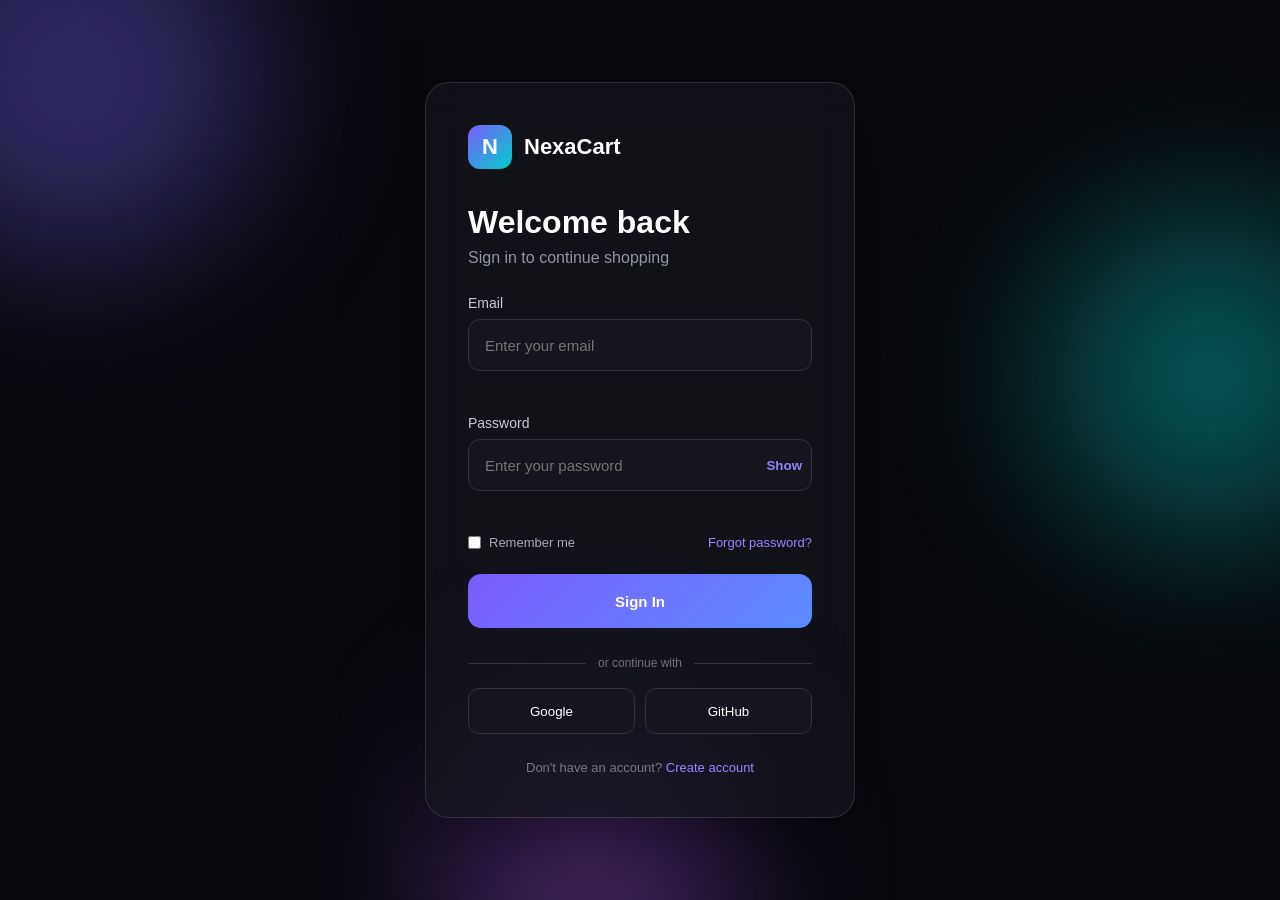
<file: tests/apps/index.html>
<!DOCTYPE html>
<html lang="en">
<head>
    <meta charset="UTF-8">
    <meta name="viewport" content="width=device-width, initial-scale=1.0">
    <title>NexaCart | Login</title>
    <link rel="stylesheet" href="style.css">
</head>

<body>

    <div class="background">
        <div class="orb orb-1"></div>
        <div class="orb orb-2"></div>
        <div class="orb orb-3"></div>
    </div>

    <main class="login-container">

        <section class="login-card">

            <div class="brand">
                <div class="logo">N</div>
                <h1>NexaCart</h1>
            </div>

            <div class="heading">
                <h2>Welcome back</h2>
                <p>Sign in to continue shopping</p>
            </div>

            <form id="loginForm" novalidate>

                <div class="input-group">
                    <label for="email">Email</label>
                    <input
                        type="email"
                        id="email"
                        placeholder="Enter your email"
                        autocomplete="email"
                    >
                    <span class="error" id="emailError"></span>
                </div>

                <div class="input-group">
                    <label for="password">Password</label>

                    <div class="password-wrapper">
                        <input
                            type="password"
                            id="password"
                            placeholder="Enter your password"
                            autocomplete="current-password"
                        >

                        <button
                            type="button"
                            class="toggle-password"
                            id="togglePassword"
                        >
                            Show
                        </button>
                    </div>

                    <span class="error" id="passwordError"></span>
                </div>

                <div class="form-options">
                    <label class="remember">
                        <input type="checkbox" id="remember">
                        <span>Remember me</span>
                    </label>

                    <a href="#" id="forgotPassword">Forgot password?</a>
                </div>

                <button type="submit" class="login-btn" id="loginButton">
                    <span class="button-text">Sign In</span>
                    <span class="loader"></span>
                </button>

                <div class="success-message" id="successMessage">
                    Login successful!
                </div>

            </form>

            <div class="divider">
                <span>or continue with</span>
            </div>

            <div class="social-login">
                <button type="button">Google</button>
                <button type="button">GitHub</button>
            </div>

            <p class="signup">
                Don't have an account?
                <a href="#">Create account</a>
            </p>

        </section>

    </main>

    <script src="script.js"></script>
</body>
</html>
</file>
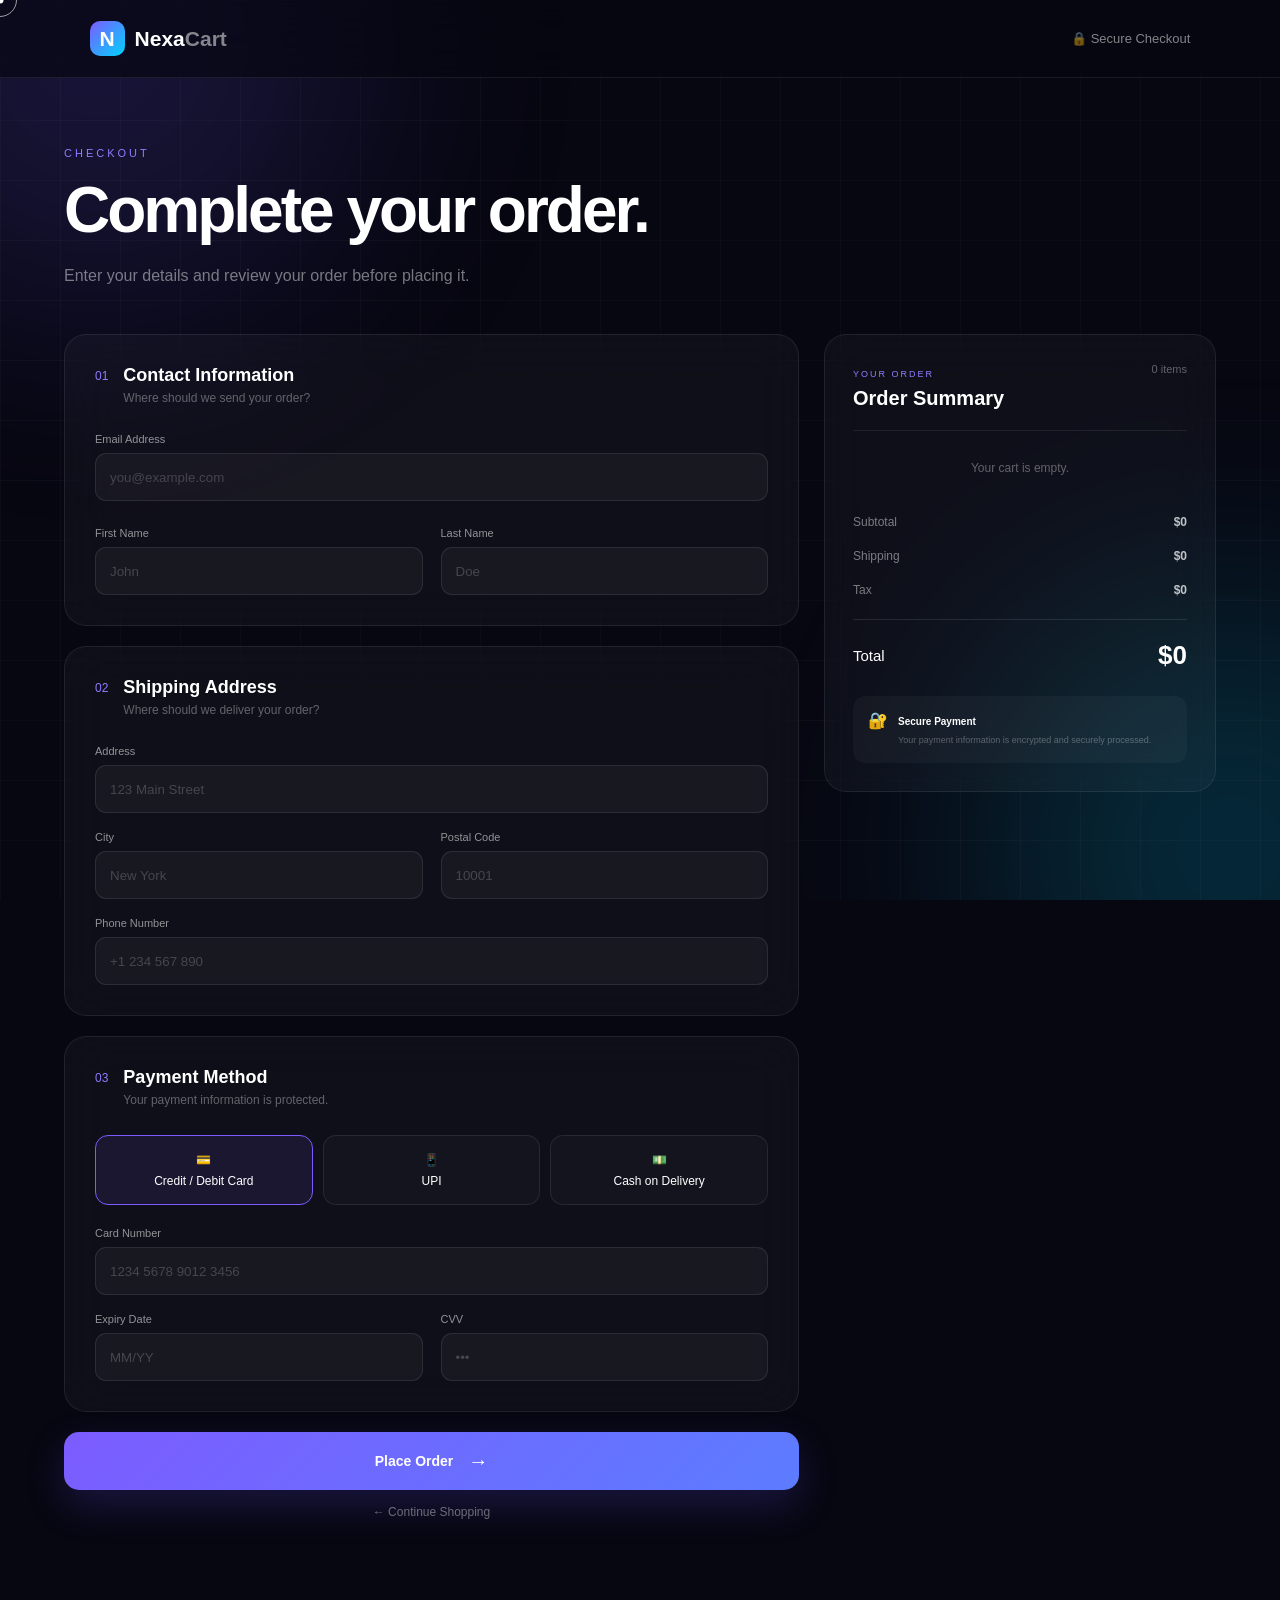
<file: tests/apps/checkout.html>
<!DOCTYPE html>
<html lang="en">
<head>
    <meta charset="UTF-8">
    <meta name="viewport" content="width=device-width, initial-scale=1.0">

    <title>NexaCart — Checkout</title>

    <link rel="stylesheet" href="checkout.css">
</head>

<body>

    <div class="background">
        <div class="glow glow-one"></div>
        <div class="glow glow-two"></div>
        <div class="grid"></div>
    </div>

    <div class="cursor-dot"></div>
    <div class="cursor-ring"></div>


    <!-- NAVBAR -->

    <header class="navbar">

        <div class="brand" onclick="goHome()">
            <div class="brand-icon">N</div>

            <span>
                Nexa<span>Cart</span>
            </span>
        </div>

        <div class="secure-checkout">
            🔒 Secure Checkout
        </div>

    </header>


    <!-- MAIN -->

    <main class="checkout-page">

        <div class="checkout-heading">

            <span>CHECKOUT</span>

            <h1>Complete your order.</h1>

            <p>
                Enter your details and review your order before placing it.
            </p>

        </div>


        <div class="checkout-layout">


            <!-- LEFT -->

            <section class="checkout-left">


                <!-- CONTACT -->

                <div class="checkout-card">

                    <div class="card-heading">
                        <span>01</span>

                        <div>
                            <h2>Contact Information</h2>
                            <p>Where should we send your order?</p>
                        </div>
                    </div>


                    <div class="form-grid">

                        <div class="input-group full">

                            <label>Email Address</label>

                            <input
                                type="email"
                                id="email"
                                placeholder="you@example.com"
                            >

                            <small
                                class="error"
                                id="emailError"
                            ></small>

                        </div>


                        <div class="input-group">

                            <label>First Name</label>

                            <input
                                type="text"
                                id="firstName"
                                placeholder="John"
                            >

                        </div>


                        <div class="input-group">

                            <label>Last Name</label>

                            <input
                                type="text"
                                id="lastName"
                                placeholder="Doe"
                            >

                        </div>

                    </div>

                </div>


                <!-- SHIPPING -->

                <div class="checkout-card">

                    <div class="card-heading">

                        <span>02</span>

                        <div>
                            <h2>Shipping Address</h2>
                            <p>Where should we deliver your order?</p>
                        </div>

                    </div>


                    <div class="form-grid">

                        <div class="input-group full">

                            <label>Address</label>

                            <input
                                type="text"
                                id="address"
                                placeholder="123 Main Street"
                            >

                        </div>


                        <div class="input-group">

                            <label>City</label>

                            <input
                                type="text"
                                id="city"
                                placeholder="New York"
                            >

                        </div>


                        <div class="input-group">

                            <label>Postal Code</label>

                            <input
                                type="text"
                                id="postalCode"
                                placeholder="10001"
                            >

                        </div>


                        <div class="input-group full">

                            <label>Phone Number</label>

                            <input
                                type="tel"
                                id="phone"
                                placeholder="+1 234 567 890"
                            >

                        </div>

                    </div>

                </div>


                <!-- PAYMENT -->

                <div class="checkout-card">

                    <div class="card-heading">

                        <span>03</span>

                        <div>
                            <h2>Payment Method</h2>
                            <p>Your payment information is protected.</p>
                        </div>

                    </div>


                    <div class="payment-options">

                        <button
                            class="payment-option active"
                            data-payment="card"
                        >
                            💳
                            <span>Credit / Debit Card</span>
                        </button>


                        <button
                            class="payment-option"
                            data-payment="upi"
                        >
                            📱
                            <span>UPI</span>
                        </button>


                        <button
                            class="payment-option"
                            data-payment="cod"
                        >
                            💵
                            <span>Cash on Delivery</span>
                        </button>

                    </div>


                    <div id="cardFields">

                        <div class="form-grid">

                            <div class="input-group full">

                                <label>Card Number</label>

                                <input
                                    type="text"
                                    id="cardNumber"
                                    placeholder="1234 5678 9012 3456"
                                    maxlength="19"
                                >

                            </div>


                            <div class="input-group">

                                <label>Expiry Date</label>

                                <input
                                    type="text"
                                    id="expiry"
                                    placeholder="MM/YY"
                                    maxlength="5"
                                >

                            </div>


                            <div class="input-group">

                                <label>CVV</label>

                                <input
                                    type="password"
                                    id="cvv"
                                    placeholder="•••"
                                    maxlength="3"
                                >

                            </div>

                        </div>

                    </div>

                </div>


                <button
                    class="place-order"
                    id="placeOrder"
                >
                    Place Order
                    <span>→</span>
                </button>


                <button
                    class="continue-shopping"
                    onclick="goHome()"
                >
                    ← Continue Shopping
                </button>

            </section>


            <!-- RIGHT -->

            <aside class="order-summary">

                <div class="summary-header">

                    <div>
                        <span>YOUR ORDER</span>
                        <h2>Order Summary</h2>
                    </div>

                    <div
                        class="item-count"
                        id="itemCount"
                    >
                        0 items
                    </div>

                </div>


                <div
                    class="summary-items"
                    id="summaryItems"
                >
                </div>


                <div class="summary-line">
                    <span>Subtotal</span>
                    <strong id="subtotal">$0</strong>
                </div>


                <div class="summary-line">
                    <span>Shipping</span>
                    <strong id="shipping">$0</strong>
                </div>


                <div class="summary-line">
                    <span>Tax</span>
                    <strong id="tax">$0</strong>
                </div>


                <div class="summary-total">

                    <span>Total</span>

                    <strong id="total">
                        $0
                    </strong>

                </div>


                <div class="secure-note">

                    🔐

                    <div>
                        <strong>Secure Payment</strong>

                        <p>
                            Your payment information is encrypted
                            and securely processed.
                        </p>
                    </div>

                </div>

            </aside>

        </div>

    </main>


    <!-- SUCCESS MODAL -->

    <div
        class="success-overlay"
        id="successOverlay"
    >

        <div class="success-modal">

            <div class="success-icon">
                ✓
            </div>

            <span>ORDER CONFIRMED</span>

            <h2>You're all set! 🎉</h2>

            <p>
                Your NexaCart order has been placed successfully.
            </p>

            <div class="order-number">
                Order #NX<span id="orderNumber">000000</span>
            </div>

            <button onclick="goHome()">
                Continue Shopping →
            </button>

        </div>

    </div>


    <script src="checkout.js"></script>

</body>
</html>
</file>
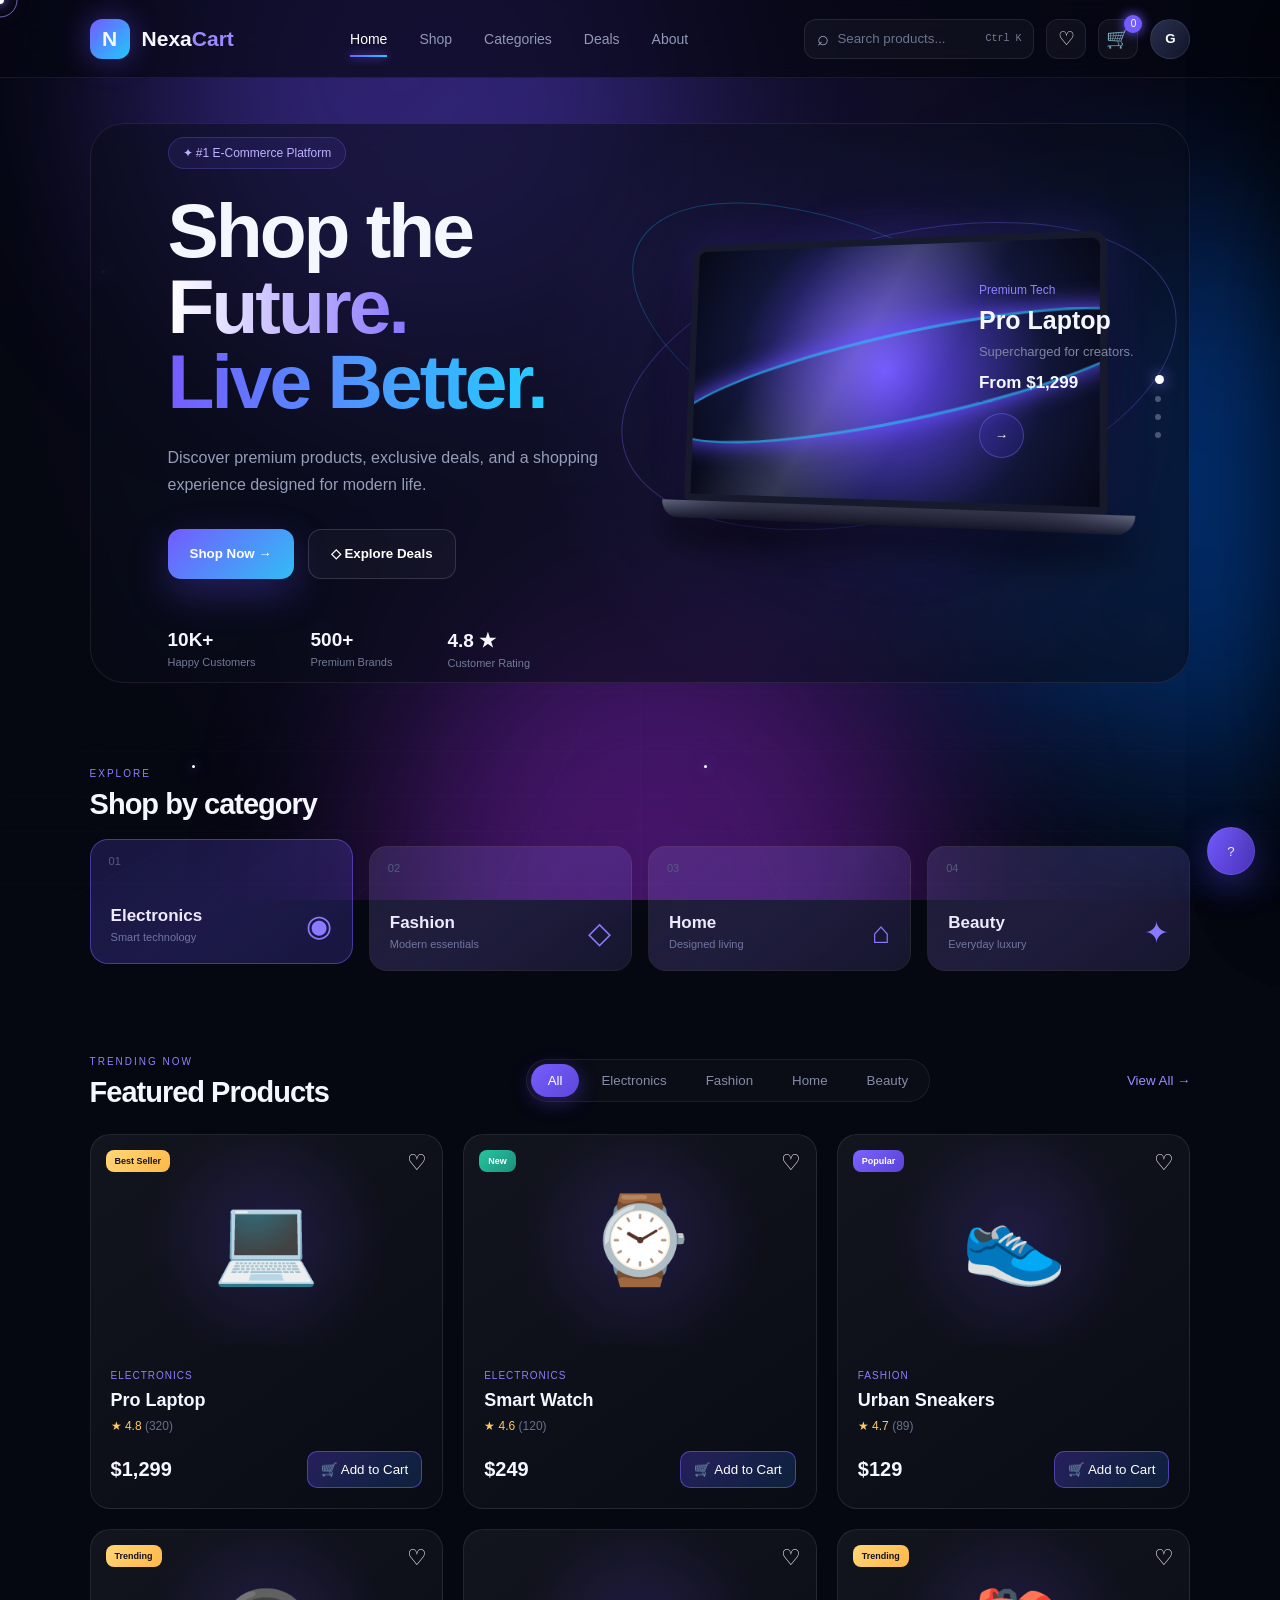
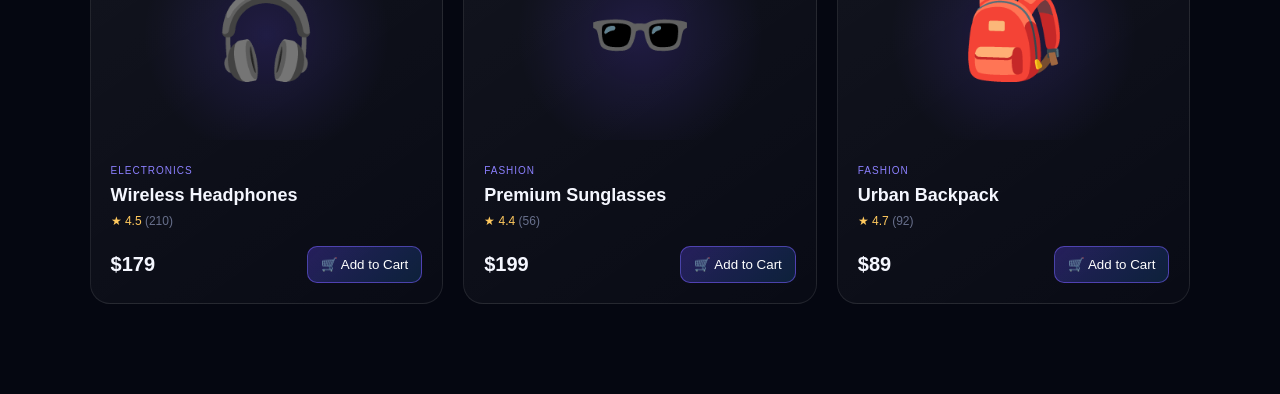
<file: tests/apps/dashboard.html>
<!DOCTYPE html>
<html lang="en">

<head>
    <meta charset="UTF-8">
    <meta name="viewport" content="width=device-width, initial-scale=1.0">

    <title>NexaCart | Shop the Future</title>

    <link rel="stylesheet" href="dashboard.css">
</head>

<body>

    <!-- CURSOR -->
    <div class="cursor-dot"></div>
    <div class="cursor-ring"></div>


    <!-- BACKGROUND -->
    <div class="background">

        <div class="glow glow-one"></div>
        <div class="glow glow-two"></div>
        <div class="glow glow-three"></div>

        <div class="grid-background"></div>

        <div class="particles">
            <span></span>
            <span></span>
            <span></span>
            <span></span>
            <span></span>
            <span></span>
            <span></span>
            <span></span>
        </div>

    </div>


    <!-- NAVBAR -->

    <header class="navbar">

        <div class="brand">

            <div class="logo">N</div>

            <div class="brand-name">
                Nexa<span>Cart</span>
            </div>

        </div>


        <nav class="navigation">

            <a href="#" class="active">Home</a>
            <a href="#shop">Shop</a>
            <a href="#categories">Categories</a>
            <a href="#shop">Deals</a>
            <a href="#shop">About</a>

        </nav>


        <div class="nav-actions">

            <div class="nav-search">

                <span>⌕</span>

                <input
                    type="text"
                    id="navSearch"
                    placeholder="Search products..."
                >

                <kbd>Ctrl K</kbd>

            </div>


            <button
                class="icon-button"
                id="wishlistButton"
                aria-label="Wishlist"
            >
                ♡
            </button>


            <button
                class="icon-button cart-button"
                id="cartButton"
                aria-label="Cart"
            >

                🛒

                <span id="cartCount">0</span>

            </button>


            <button
                class="profile-button"
                id="profileButton"
            >
                G
            </button>

        </div>

    </header>


    <!-- HERO -->

    <main>

        <section class="hero">

            <div class="hero-content">

                <div class="hero-badge">
                    ✦ #1 E-Commerce Platform
                </div>


                <h1>
                    Shop the
                    <span>Future.</span>
                    <br>
                    <strong>Live Better.</strong>
                </h1>


                <p>
                    Discover premium products, exclusive deals,
                    and a shopping experience designed for modern life.
                </p>


                <div class="hero-buttons">

                    <button
                        class="primary-button"
                        id="shopNowButton"
                    >
                        Shop Now
                        <span>→</span>
                    </button>


                    <button
                        class="secondary-button"
                        id="exploreDealsButton"
                    >
                        ◇ Explore Deals
                    </button>

                </div>


                <div class="stats">

                    <div>
                        <strong>10K+</strong>
                        <span>Happy Customers</span>
                    </div>

                    <div>
                        <strong>500+</strong>
                        <span>Premium Brands</span>
                    </div>

                    <div>
                        <strong>4.8 ★</strong>
                        <span>Customer Rating</span>
                    </div>

                </div>

            </div>


            <div class="hero-product">

                <div class="orbit orbit-one"></div>
                <div class="orbit orbit-two"></div>

                <div class="hero-product-glow"></div>


                <div class="laptop">

                    <div class="laptop-screen">

                        <div class="screen-glow"></div>
                        <div class="screen-wave"></div>

                    </div>

                    <div class="laptop-base"></div>

                </div>


                <div class="hero-product-info">

                    <span>Premium Tech</span>

                    <h3>Pro Laptop</h3>

                    <p>Supercharged for creators.</p>

                    <strong>From $1,299</strong>

                    <button
                        class="round-arrow"
                        id="heroProductButton"
                    >
                        →
                    </button>

                </div>

            </div>


            <div class="slide-indicator">

                <span class="active"></span>
                <span></span>
                <span></span>
                <span></span>

            </div>

        </section>


        <!-- CATEGORIES -->

        <section
            class="content-section"
            id="categories"
        >

            <div class="section-heading">

                <div>
                    <small>EXPLORE</small>
                    <h2>Shop by category</h2>
                </div>

            </div>


            <div class="categories">

                <button
                    class="category-card active"
                    data-category="Electronics"
                >

                    <div class="category-number">01</div>

                    <div class="category-content">
                        <h3>Electronics</h3>
                        <p>Smart technology</p>
                    </div>

                    <div class="category-icon">◉</div>

                </button>


                <button
                    class="category-card"
                    data-category="Fashion"
                >

                    <div class="category-number">02</div>

                    <div class="category-content">
                        <h3>Fashion</h3>
                        <p>Modern essentials</p>
                    </div>

                    <div class="category-icon">◇</div>

                </button>


                <button
                    class="category-card"
                    data-category="Home"
                >

                    <div class="category-number">03</div>

                    <div class="category-content">
                        <h3>Home</h3>
                        <p>Designed living</p>
                    </div>

                    <div class="category-icon">⌂</div>

                </button>


                <button
                    class="category-card"
                    data-category="Beauty"
                >

                    <div class="category-number">04</div>

                    <div class="category-content">
                        <h3>Beauty</h3>
                        <p>Everyday luxury</p>
                    </div>

                    <div class="category-icon">✦</div>

                </button>

            </div>

        </section>


        <!-- PRODUCTS -->

        <section
            class="content-section"
            id="shop"
        >

            <div class="section-heading product-heading">

                <div>

                    <small>TRENDING NOW</small>

                    <h2>Featured Products</h2>

                </div>


                <div class="product-tabs">

                    <button class="active" data-filter="All">
                        All
                    </button>

                    <button data-filter="Electronics">
                        Electronics
                    </button>

                    <button data-filter="Fashion">
                        Fashion
                    </button>

                    <button data-filter="Home">
                        Home
                    </button>

                    <button data-filter="Beauty">
                        Beauty
                    </button>

                </div>


                <button
                    class="view-all"
                    id="viewAllButton"
                >
                    View All →
                </button>

            </div>


            <div class="products-grid">


                <!-- PRODUCT 1 -->

                <article
                    class="product-card"
                    data-product="Pro Laptop"
                    data-category="Electronics"
                    data-price="1299"
                >

                    <div class="product-badge">
                        Best Seller
                    </div>

                    <button class="wishlist">
                        ♡
                    </button>

                    <div class="product-image">
                        💻
                    </div>

                    <div class="product-info">

                        <small>Electronics</small>

                        <h3>Pro Laptop</h3>

                        <div class="rating">
                            ★ 4.8 <span>(320)</span>
                        </div>

                        <div class="product-bottom">

                            <strong>$1,299</strong>

                            <button class="add-cart">
                                🛒 Add to Cart
                            </button>

                        </div>

                    </div>

                </article>


                <!-- PRODUCT 2 -->

                <article
                    class="product-card"
                    data-product="Smart Watch"
                    data-category="Electronics"
                    data-price="249"
                >

                    <div class="product-badge new">
                        New
                    </div>

                    <button class="wishlist">
                        ♡
                    </button>

                    <div class="product-image">
                        ⌚
                    </div>

                    <div class="product-info">

                        <small>Electronics</small>

                        <h3>Smart Watch</h3>

                        <div class="rating">
                            ★ 4.6 <span>(120)</span>
                        </div>

                        <div class="product-bottom">

                            <strong>$249</strong>

                            <button class="add-cart">
                                🛒 Add to Cart
                            </button>

                        </div>

                    </div>

                </article>


                <!-- PRODUCT 3 -->

                <article
                    class="product-card"
                    data-product="Urban Sneakers"
                    data-category="Fashion"
                    data-price="129"
                >

                    <div class="product-badge popular">
                        Popular
                    </div>

                    <button class="wishlist">
                        ♡
                    </button>

                    <div class="product-image">
                        👟
                    </div>

                    <div class="product-info">

                        <small>Fashion</small>

                        <h3>Urban Sneakers</h3>

                        <div class="rating">
                            ★ 4.7 <span>(89)</span>
                        </div>

                        <div class="product-bottom">

                            <strong>$129</strong>

                            <button class="add-cart">
                                🛒 Add to Cart
                            </button>

                        </div>

                    </div>

                </article>


                <!-- PRODUCT 4 -->

                <article
                    class="product-card"
                    data-product="Wireless Headphones"
                    data-category="Electronics"
                    data-price="179"
                >

                    <div class="product-badge">
                        Trending
                    </div>

                    <button class="wishlist">
                        ♡
                    </button>

                    <div class="product-image">
                        🎧
                    </div>

                    <div class="product-info">

                        <small>Electronics</small>

                        <h3>Wireless Headphones</h3>

                        <div class="rating">
                            ★ 4.5 <span>(210)</span>
                        </div>

                        <div class="product-bottom">

                            <strong>$179</strong>

                            <button class="add-cart">
                                🛒 Add to Cart
                            </button>

                        </div>

                    </div>

                </article>


                <!-- PRODUCT 5 -->

                <article
                    class="product-card"
                    data-product="Premium Sunglasses"
                    data-category="Fashion"
                    data-price="199"
                >

                    <button class="wishlist">
                        ♡
                    </button>

                    <div class="product-image">
                        🕶️
                    </div>

                    <div class="product-info">

                        <small>Fashion</small>

                        <h3>Premium Sunglasses</h3>

                        <div class="rating">
                            ★ 4.4 <span>(56)</span>
                        </div>

                        <div class="product-bottom">

                            <strong>$199</strong>

                            <button class="add-cart">
                                🛒 Add to Cart
                            </button>

                        </div>

                    </div>

                </article>


                <!-- PRODUCT 6 -->

                <article
                    class="product-card"
                    data-product="Urban Backpack"
                    data-category="Fashion"
                    data-price="89"
                >

                    <div class="product-badge">
                        Trending
                    </div>

                    <button class="wishlist">
                        ♡
                    </button>

                    <div class="product-image">
                        🎒
                    </div>

                    <div class="product-info">

                        <small>Fashion</small>

                        <h3>Urban Backpack</h3>

                        <div class="rating">
                            ★ 4.7 <span>(92)</span>
                        </div>

                        <div class="product-bottom">

                            <strong>$89</strong>

                            <button class="add-cart">
                                🛒 Add to Cart
                            </button>

                        </div>

                    </div>

                </article>

            </div>

        </section>

    </main>


    <!-- TOAST -->

    <div
        class="toast"
        id="toast"
    >

        <span>✓</span>

        <div>
            <strong>Success</strong>
            <small>Action completed</small>
        </div>

    </div>


    <!-- CART OVERLAY -->

    <div
        class="drawer-overlay"
        id="drawerOverlay"
    ></div>


    <!-- CART DRAWER -->

    <aside
        class="side-drawer"
        id="cartDrawer"
    >

        <div class="drawer-header">

            <div>

                <small>YOUR BAG</small>

                <h2>Shopping Cart</h2>

            </div>

            <button
                class="drawer-close"
                id="closeCart"
            >
                ×
            </button>

        </div>


        <div
            class="drawer-items"
            id="cartItems"
        >

            <div class="empty-state">

                <span>🛒</span>

                <h3>Your cart is empty</h3>

                <p>Add something you love.</p>

            </div>

        </div>


        <div class="drawer-footer">

            <div class="total-row">

                <span>Total</span>

                <strong id="cartTotal">
                    $0
                </strong>

            </div>


            <button
    class="checkout-button"
    id="checkoutButton"
    type="button"
    onclick="window.location.href='checkout.html'"
>
    Proceed to Checkout
</button>

        </div>

    </aside>


    <!-- WISHLIST DRAWER -->

    <aside
        class="side-drawer"
        id="wishlistDrawer"
    >

        <div class="drawer-header">

            <div>

                <small>SAVED ITEMS</small>

                <h2>Wishlist</h2>

            </div>

            <button
                class="drawer-close"
                id="closeWishlist"
            >
                ×
            </button>

        </div>


        <div
            class="drawer-items"
            id="wishlistItems"
        >

            <div class="empty-state">

                <span>♡</span>

                <h3>Your wishlist is empty</h3>

                <p>Save products you love.</p>

            </div>

        </div>

    </aside>


    <!-- HELP -->

    <button
        class="help-button"
        id="helpButton"
    >
        ?
    </button>


    <script src="dashboard.js"></script>

</body>

</html>
</file>
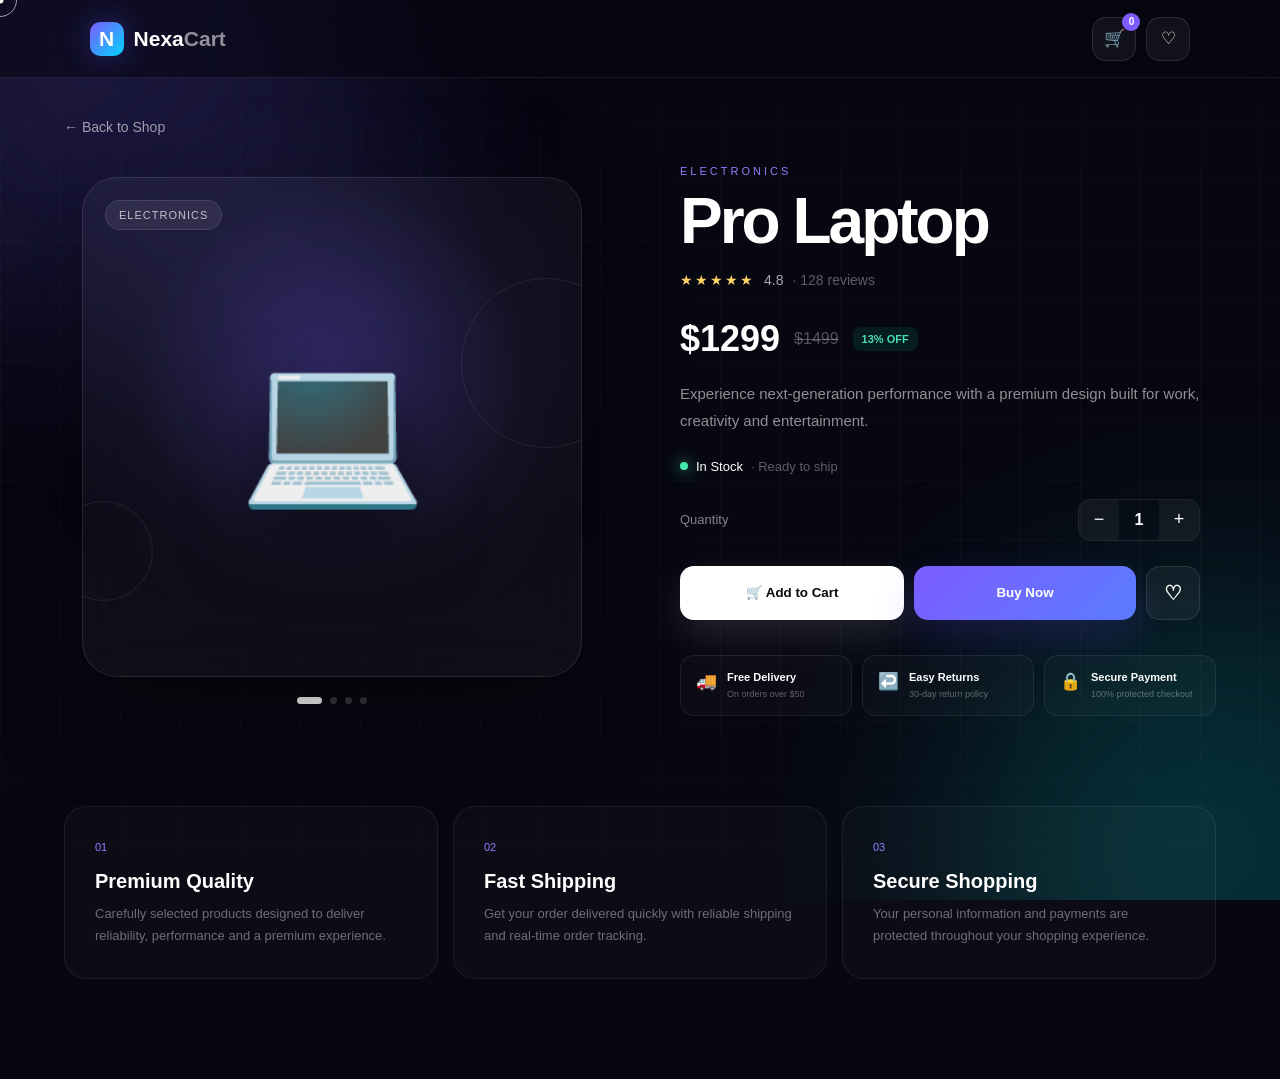
<file: tests/apps/product.html>
<!DOCTYPE html>
<html lang="en">
<head>
    <meta charset="UTF-8">
    <meta name="viewport" content="width=device-width, initial-scale=1.0">

    <title>NexaCart — Product</title>

    <link rel="stylesheet" href="product.css">
</head>

<body>

    <!-- Background -->
    <div class="background">
        <div class="glow glow-one"></div>
        <div class="glow glow-two"></div>
        <div class="grid"></div>
    </div>

    <!-- Cursor -->
    <div class="cursor-dot"></div>
    <div class="cursor-ring"></div>


    <!-- NAVBAR -->
    <header class="navbar">

        <div class="brand" onclick="goBack()">
            <div class="brand-icon">N</div>
            <span>Nexa<span>Cart</span></span>
        </div>

        <div class="nav-actions">

            <button class="nav-button" id="cartButton">
                🛒
                <span id="cartCount">0</span>
            </button>

            <button class="nav-button" id="wishlistButton">
                ♡
            </button>

        </div>

    </header>


    <!-- MAIN PRODUCT -->
    <main class="product-page">

        <!-- Back -->
        <button class="back-button" onclick="goBack()">
            ← Back to Shop
        </button>


        <section class="product-container">

            <!-- LEFT : IMAGE -->
            <div class="product-gallery">

                <div class="image-glow"></div>

                <div class="main-image-card">

                    <span class="category-badge" id="productCategory">
                        Electronics
                    </span>

                    <div class="product-icon" id="productIcon">
                        💻
                    </div>

                    <div class="floating-orb orb-one"></div>
                    <div class="floating-orb orb-two"></div>

                </div>

                <div class="gallery-dots">
                    <span class="gallery-dot active"></span>
                    <span class="gallery-dot"></span>
                    <span class="gallery-dot"></span>
                    <span class="gallery-dot"></span>
                </div>

            </div>


            <!-- RIGHT : DETAILS -->
            <div class="product-details">

                <div class="product-category" id="detailCategory">
                    ELECTRONICS
                </div>

                <h1 id="productName">
                    Pro Laptop
                </h1>

                <div class="rating">

                    <span class="stars">★★★★★</span>

                    <span id="rating">
                        4.8
                    </span>

                    <span class="reviews">
                        · 128 reviews
                    </span>

                </div>


                <div class="price-row">

                    <span class="price" id="productPrice">
                        $1299
                    </span>

                    <span class="old-price" id="oldPrice">
                        $1499
                    </span>

                    <span class="discount">
                        13% OFF
                    </span>

                </div>


                <p class="description" id="productDescription">
                    Experience next-generation performance with a premium
                    design built for work, creativity and entertainment.
                </p>


                <!-- STOCK -->
                <div class="stock">

                    <span class="stock-dot"></span>

                    <span>
                        In Stock
                    </span>

                    <span class="stock-text">
                        · Ready to ship
                    </span>

                </div>


                <!-- QUANTITY -->
                <div class="quantity-section">

                    <span class="section-label">
                        Quantity
                    </span>

                    <div class="quantity-control">

                        <button id="minusButton">
                            −
                        </button>

                        <span id="quantity">
                            1
                        </span>

                        <button id="plusButton">
                            +
                        </button>

                    </div>

                </div>


                <!-- ACTIONS -->
                <div class="product-actions">

                    <button
                        class="add-cart-button"
                        id="addCartButton"
                    >
                        🛒 Add to Cart
                    </button>

                    <button
                        class="buy-button"
                        id="buyButton"
                    >
                        Buy Now
                    </button>

                    <button
                        class="wishlist-button"
                        id="productWishlist"
                    >
                        ♡
                    </button>

                </div>


                <!-- FEATURES -->
                <div class="features">

                    <div class="feature">

                        <span class="feature-icon">
                            🚚
                        </span>

                        <div>
                            <strong>Free Delivery</strong>
                            <small>On orders over $50</small>
                        </div>

                    </div>


                    <div class="feature">

                        <span class="feature-icon">
                            ↩️
                        </span>

                        <div>
                            <strong>Easy Returns</strong>
                            <small>30-day return policy</small>
                        </div>

                    </div>


                    <div class="feature">

                        <span class="feature-icon">
                            🔒
                        </span>

                        <div>
                            <strong>Secure Payment</strong>
                            <small>100% protected checkout</small>
                        </div>

                    </div>

                </div>

            </div>

        </section>


        <!-- EXTRA INFORMATION -->
        <section class="product-info">

            <div class="info-card">

                <span>01</span>

                <h3>Premium Quality</h3>

                <p>
                    Carefully selected products designed to deliver
                    reliability, performance and a premium experience.
                </p>

            </div>


            <div class="info-card">

                <span>02</span>

                <h3>Fast Shipping</h3>

                <p>
                    Get your order delivered quickly with reliable
                    shipping and real-time order tracking.
                </p>

            </div>


            <div class="info-card">

                <span>03</span>

                <h3>Secure Shopping</h3>

                <p>
                    Your personal information and payments are protected
                    throughout your shopping experience.
                </p>

            </div>

        </section>

    </main>


    <!-- TOAST -->
    <div class="toast" id="toast">

        <div class="toast-icon">
            ✓
        </div>

        <div>
            <strong id="toastTitle">
                Added to Cart
            </strong>

            <p id="toastMessage">
                Product added successfully.
            </p>
        </div>

    </div>


    <script src="product.js"></script>

</body>
</html>
</file>
<file: tests/apps/style.css>
* {
    margin: 0;
    padding: 0;
    box-sizing: border-box;
}

body {
    min-height: 100vh;
    font-family: Inter, Arial, sans-serif;
    background: #08090d;
    color: white;
    overflow: hidden;
}

.background {
    position: fixed;
    inset: 0;
    overflow: hidden;
    z-index: -1;
}

.orb {
    position: absolute;
    border-radius: 50%;
    filter: blur(90px);
    opacity: 0.45;
    animation: float 8s ease-in-out infinite;
}

.orb-1 {
    width: 350px;
    height: 350px;
    background: #6c5ce7;
    top: -100px;
    left: -100px;
}

.orb-2 {
    width: 300px;
    height: 300px;
    background: #00cec9;
    right: -80px;
    top: 25%;
    animation-delay: 2s;
}

.orb-3 {
    width: 280px;
    height: 280px;
    background: #a855f7;
    bottom: -100px;
    left: 35%;
    animation-delay: 4s;
}

@keyframes float {
    0%, 100% {
        transform: translate(0, 0) scale(1);
    }

    50% {
        transform: translate(30px, -25px) scale(1.08);
    }
}

.login-container {
    min-height: 100vh;
    display: flex;
    justify-content: center;
    align-items: center;
    padding: 20px;
}

.login-card {
    width: 100%;
    max-width: 430px;
    padding: 42px;
    border: 1px solid rgba(255, 255, 255, 0.12);
    border-radius: 24px;
    background: rgba(20, 21, 29, 0.78);
    backdrop-filter: blur(22px);
    box-shadow: 0 30px 80px rgba(0, 0, 0, 0.45);
    animation: cardEnter 0.8s ease forwards;
}

@keyframes cardEnter {
    from {
        opacity: 0;
        transform: translateY(30px) scale(0.97);
    }

    to {
        opacity: 1;
        transform: translateY(0) scale(1);
    }
}

.brand {
    display: flex;
    align-items: center;
    gap: 12px;
    margin-bottom: 35px;
}

.logo {
    width: 44px;
    height: 44px;
    border-radius: 12px;
    display: grid;
    place-items: center;
    background: linear-gradient(135deg, #7c5cff, #00cec9);
    font-size: 22px;
    font-weight: 800;
}

.brand h1 {
    font-size: 22px;
}

.heading {
    margin-bottom: 28px;
}

.heading h2 {
    font-size: 32px;
    margin-bottom: 8px;
}

.heading p {
    color: #9295a3;
}

.input-group {
    margin-bottom: 20px;
}

.input-group label {
    display: block;
    margin-bottom: 8px;
    font-size: 14px;
    color: #c9cad2;
}

.input-group input {
    width: 100%;
    height: 52px;
    padding: 0 16px;
    border: 1px solid #30323c;
    border-radius: 12px;
    outline: none;
    background: #15161d;
    color: white;
    font-size: 15px;
    transition: 0.25s ease;
}

.input-group input:focus {
    border-color: #7c5cff;
    box-shadow: 0 0 0 4px rgba(124, 92, 255, 0.12);
    transform: translateY(-1px);
}

.password-wrapper {
    position: relative;
}

.password-wrapper input {
    padding-right: 70px;
}

.toggle-password {
    position: absolute;
    right: 10px;
    top: 50%;
    transform: translateY(-50%);
    border: none;
    background: transparent;
    color: #8f82ff;
    cursor: pointer;
    font-weight: 600;
}

.error {
    display: block;
    min-height: 18px;
    margin-top: 6px;
    color: #ff7675;
    font-size: 12px;
}

.form-options {
    display: flex;
    justify-content: space-between;
    align-items: center;
    margin-bottom: 24px;
    font-size: 13px;
}

.remember {
    display: flex;
    gap: 8px;
    color: #a8aab5;
}

.form-options a,
.signup a {
    color: #9587ff;
    text-decoration: none;
}

.login-btn {
    width: 100%;
    height: 54px;
    border: none;
    border-radius: 13px;
    background: linear-gradient(135deg, #7c5cff, #5b8cff);
    color: white;
    font-size: 15px;
    font-weight: 700;
    cursor: pointer;
    position: relative;
    overflow: hidden;
    transition: 0.25s ease;
}

.login-btn:hover {
    transform: translateY(-2px);
    box-shadow: 0 12px 30px rgba(108, 92, 231, 0.3);
}

.login-btn:active {
    transform: scale(0.98);
}

.loader {
    display: none;
    width: 20px;
    height: 20px;
    margin: auto;
    border: 2px solid rgba(255,255,255,0.4);
    border-top-color: white;
    border-radius: 50%;
    animation: spin 0.7s linear infinite;
}

.loading .button-text {
    display: none;
}

.loading .loader {
    display: block;
}

@keyframes spin {
    to {
        transform: rotate(360deg);
    }
}

.success-message {
    display: none;
    margin-top: 14px;
    padding: 12px;
    border-radius: 10px;
    text-align: center;
    background: rgba(0, 206, 201, 0.12);
    color: #55efc4;
    font-size: 13px;
}

.divider {
    display: flex;
    align-items: center;
    gap: 12px;
    margin: 28px 0 18px;
    color: #6f717c;
    font-size: 12px;
}

.divider::before,
.divider::after {
    content: "";
    height: 1px;
    flex: 1;
    background: #30323c;
}

.social-login {
    display: flex;
    gap: 10px;
}

.social-login button {
    flex: 1;
    height: 46px;
    border: 1px solid #30323c;
    border-radius: 11px;
    background: #15161d;
    color: white;
    cursor: pointer;
    transition: 0.2s ease;
}

.social-login button:hover {
    background: #20212a;
    transform: translateY(-1px);
}

.signup {
    margin-top: 26px;
    text-align: center;
    color: #777985;
    font-size: 13px;
}

@media (max-width: 500px) {
    .login-card {
        padding: 28px 22px;
        border-radius: 20px;
    }

    .heading h2 {
        font-size: 27px;
    }
}
</file>
<file: tests/apps/checkout.css>
* {
    margin: 0;
    padding: 0;
    box-sizing: border-box;
}

html {
    scroll-behavior: smooth;
}

body {
    font-family: Arial, Helvetica, sans-serif;
    background: #070711;
    color: white;
    min-height: 100vh;
    cursor: none;
}


/* BACKGROUND */

.background {
    position: fixed;
    inset: 0;
    z-index: -2;
    overflow: hidden;
}

.glow {
    position: absolute;
    width: 500px;
    height: 500px;
    border-radius: 50%;
    filter: blur(130px);
    opacity: .18;
}

.glow-one {
    background: #705cff;
    top: -200px;
    left: -150px;
}

.glow-two {
    background: #00d4ff;
    right: -200px;
    bottom: -200px;
}

.grid {
    position: absolute;
    inset: 0;

    background-image:
        linear-gradient(
            rgba(255,255,255,.025) 1px,
            transparent 1px
        ),
        linear-gradient(
            90deg,
            rgba(255,255,255,.025) 1px,
            transparent 1px
        );

    background-size: 60px 60px;
}


/* CURSOR */

.cursor-dot {
    position: fixed;
    width: 7px;
    height: 7px;
    background: white;
    border-radius: 50%;
    pointer-events: none;
    z-index: 9999;
    transform: translate(-50%, -50%);
}

.cursor-ring {
    position: fixed;
    width: 34px;
    height: 34px;
    border: 1px solid rgba(255,255,255,.6);
    border-radius: 50%;
    pointer-events: none;
    z-index: 9998;
    transform: translate(-50%, -50%);
    transition: .2s;
}


/* NAVBAR */

.navbar {
    height: 78px;

    padding: 0 7%;

    display: flex;
    justify-content: space-between;
    align-items: center;

    background: rgba(7,7,17,.65);

    backdrop-filter: blur(20px);

    border-bottom: 1px solid rgba(255,255,255,.08);

    position: sticky;
    top: 0;
    z-index: 100;
}

.brand {
    display: flex;
    align-items: center;
    gap: 10px;

    font-size: 21px;
    font-weight: 700;

    cursor: none;
}

.brand > span span {
    opacity: .5;
}

.brand-icon {
    width: 35px;
    height: 35px;

    display: grid;
    place-items: center;

    border-radius: 10px;

    background: linear-gradient(
        135deg,
        #7c5cff,
        #00d4ff
    );
}

.secure-checkout {
    color: rgba(255,255,255,.5);
    font-size: 13px;
}


/* PAGE */

.checkout-page {
    width: min(1180px, 90%);
    margin: auto;
    padding: 65px 0 100px;
}

.checkout-heading {
    margin-bottom: 45px;
}

.checkout-heading > span {
    color: #8f7dff;
    letter-spacing: 3px;
    font-size: 11px;
}

.checkout-heading h1 {
    margin-top: 12px;

    font-size: clamp(40px, 5vw, 64px);

    letter-spacing: -3px;
}

.checkout-heading p {
    margin-top: 15px;

    color: rgba(255,255,255,.45);

    line-height: 1.7;
}


/* LAYOUT */

.checkout-layout {
    display: grid;

    grid-template-columns:
        minmax(0, 1.5fr)
        minmax(320px, .8fr);

    gap: 25px;

    align-items: start;
}


/* CARDS */

.checkout-card,
.order-summary {
    border: 1px solid rgba(255,255,255,.08);

    background: rgba(255,255,255,.035);

    backdrop-filter: blur(25px);

    border-radius: 22px;
}

.checkout-card {
    padding: 30px;

    margin-bottom: 20px;

    animation: cardIn .6s ease both;
}

.checkout-card:nth-child(2) {
    animation-delay: .1s;
}

.checkout-card:nth-child(3) {
    animation-delay: .2s;
}

@keyframes cardIn {

    from {
        opacity: 0;
        transform: translateY(20px);
    }

    to {
        opacity: 1;
        transform: translateY(0);
    }

}


/* HEADINGS */

.card-heading {
    display: flex;
    gap: 15px;

    margin-bottom: 28px;
}

.card-heading > span {
    color: #8f7dff;

    font-size: 12px;

    padding-top: 4px;
}

.card-heading h2 {
    font-size: 18px;
}

.card-heading p {
    margin-top: 5px;

    color: rgba(255,255,255,.35);

    font-size: 12px;
}


/* FORMS */

.form-grid {
    display: grid;

    grid-template-columns: 1fr 1fr;

    gap: 18px;
}

.input-group {
    display: flex;
    flex-direction: column;
    gap: 8px;
}

.input-group.full {
    grid-column: 1 / -1;
}

.input-group label {
    font-size: 11px;

    color: rgba(255,255,255,.55);
}

.input-group input {
    width: 100%;
    height: 48px;

    border-radius: 11px;

    border: 1px solid rgba(255,255,255,.09);

    background: rgba(255,255,255,.04);

    color: white;

    padding: 0 14px;

    outline: none;

    transition: .25s;

    cursor: text;
}

.input-group input::placeholder {
    color: rgba(255,255,255,.2);
}

.input-group input:focus {
    border-color: rgba(124,92,255,.7);

    box-shadow:
        0 0 0 3px rgba(124,92,255,.08);
}

.error {
    color: #ff7096;
    font-size: 10px;
}


/* PAYMENT */

.payment-options {
    display: grid;

    grid-template-columns: repeat(3, 1fr);

    gap: 10px;

    margin-bottom: 22px;
}

.payment-option {
    min-height: 70px;

    border-radius: 13px;

    border: 1px solid rgba(255,255,255,.08);

    background: rgba(255,255,255,.025);

    color: white;

    cursor: none;

    display: flex;
    flex-direction: column;
    align-items: center;
    justify-content: center;

    gap: 7px;

    font-size: 12px;

    transition: .25s;
}

.payment-option.active {
    border-color: #7c5cff;

    background: rgba(124,92,255,.1);
}

.payment-option:hover {
    transform: translateY(-3px);
}


/* ORDER SUMMARY */

.order-summary {
    padding: 28px;

    position: sticky;
    top: 100px;

    animation: summaryIn .7s ease both;
}

@keyframes summaryIn {

    from {
        opacity: 0;
        transform: translateX(20px);
    }

    to {
        opacity: 1;
        transform: translateX(0);
    }

}

.summary-header {
    display: flex;
    justify-content: space-between;
    align-items: flex-start;

    padding-bottom: 20px;

    border-bottom: 1px solid rgba(255,255,255,.08);
}

.summary-header > div:first-child > span {
    color: #8f7dff;

    font-size: 9px;

    letter-spacing: 2px;
}

.summary-header h2 {
    margin-top: 6px;
    font-size: 20px;
}

.item-count {
    color: rgba(255,255,255,.35);
    font-size: 11px;
}


/* ITEMS */

.summary-items {
    max-height: 300px;
    overflow-y: auto;
}

.summary-item {
    display: flex;
    gap: 12px;

    padding: 18px 0;

    border-bottom: 1px solid rgba(255,255,255,.06);
}

.summary-item-icon {
    width: 55px;
    height: 55px;

    display: grid;
    place-items: center;

    border-radius: 12px;

    background: rgba(255,255,255,.05);

    font-size: 27px;
}

.summary-item-info {
    flex: 1;
}

.summary-item-info strong {
    display: block;

    font-size: 12px;

    margin-bottom: 5px;
}

.summary-item-info span {
    color: rgba(255,255,255,.35);

    font-size: 10px;
}

.summary-item-price {
    font-size: 12px;
    font-weight: 600;
}


/* TOTALS */

.summary-line {
    display: flex;

    justify-content: space-between;

    padding: 10px 0;

    color: rgba(255,255,255,.45);

    font-size: 12px;
}

.summary-line strong {
    color: rgba(255,255,255,.75);
}

.summary-total {
    display: flex;

    justify-content: space-between;

    align-items: center;

    margin-top: 12px;

    padding-top: 20px;

    border-top: 1px solid rgba(255,255,255,.1);
}

.summary-total span {
    font-size: 15px;
}

.summary-total strong {
    font-size: 26px;
}


/* SECURE */

.secure-note {
    display: flex;

    gap: 10px;

    margin-top: 25px;

    padding: 15px;

    border-radius: 12px;

    background: rgba(255,255,255,.03);
}

.secure-note > div {
    flex: 1;
}

.secure-note strong {
    font-size: 10px;
}

.secure-note p {
    margin-top: 5px;

    font-size: 9px;

    color: rgba(255,255,255,.3);

    line-height: 1.5;
}


/* PLACE ORDER */

.place-order {
    width: 100%;
    height: 58px;

    border: none;

    border-radius: 15px;

    background: linear-gradient(
        135deg,
        #7c5cff,
        #5c7cff
    );

    color: white;

    font-weight: 700;

    font-size: 14px;

    cursor: none;

    display: flex;
    justify-content: center;
    align-items: center;
    gap: 15px;

    box-shadow:
        0 15px 40px rgba(100,80,255,.2);

    transition: .25s;
}

.place-order:hover {
    transform: translateY(-3px);

    box-shadow:
        0 20px 50px rgba(100,80,255,.35);
}

.place-order span {
    font-size: 20px;
}


/* CONTINUE */

.continue-shopping {
    width: 100%;

    margin-top: 15px;

    background: transparent;

    border: none;

    color: rgba(255,255,255,.4);

    cursor: none;

    font-size: 12px;
}

.continue-shopping:hover {
    color: white;
}


/* SUCCESS */

.success-overlay {
    position: fixed;

    inset: 0;

    background: rgba(0,0,0,.7);

    backdrop-filter: blur(15px);

    display: none;

    align-items: center;
    justify-content: center;

    z-index: 1000;
}

.success-overlay.active {
    display: flex;
}

.success-modal {
    width: min(450px, 90%);

    padding: 45px 35px;

    text-align: center;

    border-radius: 25px;

    border: 1px solid rgba(255,255,255,.1);

    background: #11111c;

    box-shadow:
        0 40px 100px rgba(0,0,0,.6);

    animation: modalIn .5s ease both;
}

@keyframes modalIn {

    from {
        opacity: 0;
        transform: scale(.85);
    }

    to {
        opacity: 1;
        transform: scale(1);
    }

}

.success-icon {
    width: 70px;
    height: 70px;

    margin: 0 auto 20px;

    display: grid;
    place-items: center;

    border-radius: 50%;

    background: rgba(70,220,170,.1);

    color: #50e0b5;

    font-size: 32px;

    box-shadow:
        0 0 40px rgba(70,220,170,.15);
}

.success-modal > span {
    font-size: 10px;

    letter-spacing: 3px;

    color: #50e0b5;
}

.success-modal h2 {
    margin-top: 12px;

    font-size: 30px;
}

.success-modal p {
    margin-top: 10px;

    color: rgba(255,255,255,.4);

    font-size: 13px;

    line-height: 1.6;
}

.order-number {
    margin: 25px 0;

    padding: 13px;

    border-radius: 10px;

    background: rgba(255,255,255,.04);

    font-size: 12px;

    color: rgba(255,255,255,.6);
}

.success-modal button {
    width: 100%;
    height: 50px;

    border: none;

    border-radius: 12px;

    background: white;

    color: #08080f;

    font-weight: 700;

    cursor: none;
}


/* RESPONSIVE */

@media(max-width: 900px) {

    .checkout-layout {
        grid-template-columns: 1fr;
    }

    .order-summary {
        position: static;
        order: -1;
    }

}

@media(max-width: 600px) {

    body {
        cursor: auto;
    }

    .cursor-dot,
    .cursor-ring {
        display: none;
    }

    .checkout-page {
        width: 92%;
        padding-top: 40px;
    }

    .form-grid {
        grid-template-columns: 1fr;
    }

    .input-group.full {
        grid-column: auto;
    }

    .payment-options {
        grid-template-columns: 1fr;
    }

    .navbar {
        padding: 0 5%;
    }

}
</file>
<file: tests/apps/dashboard.css>
* {
    margin: 0;
    padding: 0;
    box-sizing: border-box;
}

html {
    scroll-behavior: smooth;
}

body {
    min-height: 100vh;
    overflow-x: hidden;

    font-family:
        Inter,
        Arial,
        sans-serif;

    color: #f5f7ff;

    background:
        radial-gradient(
            circle at 50% 15%,
            rgba(80, 55, 180, 0.25),
            transparent 35%
        ),
        #050711;

    cursor: none;
}


/* ================================
   BACKGROUND
================================ */

.background {
    position: fixed;
    inset: 0;

    overflow: hidden;

    pointer-events: none;

    z-index: -1;
}

.grid-background {
    position: absolute;
    inset: 0;

    opacity: 0.16;

    background-image:
        linear-gradient(
            rgba(130, 110, 255, 0.12) 1px,
            transparent 1px
        ),
        linear-gradient(
            90deg,
            rgba(130, 110, 255, 0.12) 1px,
            transparent 1px
        );

    background-size: 80px 80px;

    transform:
        perspective(500px)
        rotateX(60deg)
        scale(1.8);

    transform-origin: center bottom;

    animation: gridMove 18s linear infinite;
}

@keyframes gridMove {

    from {
        transform:
            perspective(500px)
            rotateX(60deg)
            scale(1.8)
            translateY(0);
    }

    to {
        transform:
            perspective(500px)
            rotateX(60deg)
            scale(1.8)
            translateY(80px);
    }
}


.glow {
    position: absolute;

    width: 550px;
    height: 550px;

    border-radius: 50%;

    filter: blur(100px);

    opacity: 0.35;

    animation: glowFloat 12s ease-in-out infinite alternate;
}

.glow-one {
    top: -200px;
    left: 10%;

    background: #6c4cff;
}

.glow-two {
    top: 25%;
    right: -200px;

    background: #006eff;

    animation-delay: -4s;
}

.glow-three {
    bottom: -250px;
    left: 30%;

    background: #b52cff;

    animation-delay: -7s;
}

@keyframes glowFloat {

    from {
        transform: translate(0, 0) scale(1);
    }

    to {
        transform: translate(100px, 80px) scale(1.2);
    }
}


/* PARTICLES */

.particles span {
    position: absolute;

    width: 3px;
    height: 3px;

    border-radius: 50%;

    background: white;

    box-shadow:
        0 0 10px #7d6cff,
        0 0 20px #7d6cff;

    animation: particleFloat 8s linear infinite;
}

.particles span:nth-child(1) {
    left: 8%;
    top: 30%;
}

.particles span:nth-child(2) {
    left: 25%;
    top: 70%;
    animation-delay: 2s;
}

.particles span:nth-child(3) {
    left: 45%;
    top: 20%;
    animation-delay: 4s;
}

.particles span:nth-child(4) {
    left: 65%;
    top: 65%;
    animation-delay: 1s;
}

.particles span:nth-child(5) {
    left: 80%;
    top: 25%;
    animation-delay: 3s;
}

.particles span:nth-child(6) {
    left: 90%;
    top: 70%;
    animation-delay: 5s;
}

.particles span:nth-child(7) {
    left: 15%;
    top: 85%;
    animation-delay: 6s;
}

.particles span:nth-child(8) {
    left: 55%;
    top: 85%;
    animation-delay: 3s;
}

@keyframes particleFloat {

    0% {
        transform: translateY(0);
        opacity: 0;
    }

    30% {
        opacity: 1;
    }

    70% {
        opacity: 1;
    }

    100% {
        transform: translateY(-120px);
        opacity: 0;
    }
}


/* ================================
   CURSOR
================================ */

.cursor-dot {
    position: fixed;

    width: 8px;
    height: 8px;

    border-radius: 50%;

    background: white;

    box-shadow:
        0 0 10px #9b8cff,
        0 0 25px #735cff;

    pointer-events: none;

    z-index: 9999;

    transform: translate(-50%, -50%);
}

.cursor-ring {
    position: fixed;

    width: 35px;
    height: 35px;

    border: 1px solid rgba(160, 145, 255, 0.7);

    border-radius: 50%;

    pointer-events: none;

    z-index: 9998;

    transform: translate(-50%, -50%);

    transition:
        width 0.25s ease,
        height 0.25s ease,
        background 0.25s ease;
}

.cursor-ring.hover {
    width: 60px;
    height: 60px;

    background: rgba(125, 100, 255, 0.08);

    border-color: rgba(180, 160, 255, 0.9);
}


/* ================================
   NAVBAR
================================ */

.navbar {
    position: sticky;

    top: 0;

    z-index: 100;

    height: 78px;

    padding: 0 7%;

    display: flex;

    align-items: center;

    justify-content: space-between;

    background:
        rgba(5, 7, 17, 0.65);

    border-bottom:
        1px solid rgba(255, 255, 255, 0.07);

    backdrop-filter: blur(20px);
}

.brand {
    display: flex;
    align-items: center;
    gap: 12px;
}

.logo {
    width: 40px;
    height: 40px;

    display: flex;
    align-items: center;
    justify-content: center;

    border-radius: 12px;

    font-weight: 900;
    font-size: 21px;

    background:
        linear-gradient(
            135deg,
            #735cff,
            #20c8ff
        );

    box-shadow:
        0 0 30px rgba(110, 80, 255, 0.45);
}

.brand-name {
    font-size: 21px;
    font-weight: 700;
}

.brand-name span {
    color: #9c89ff;
}

.navigation {
    display: flex;
    gap: 32px;
}

.navigation a {
    position: relative;

    color: #9298b5;

    text-decoration: none;

    font-size: 14px;

    transition:
        color 0.25s ease;
}

.navigation a:hover,
.navigation a.active {
    color: white;
}

.navigation a.active::after {
    content: "";

    position: absolute;

    left: 0;
    right: 0;
    bottom: -10px;

    height: 2px;

    background:
        linear-gradient(
            90deg,
            #755cff,
            #20c8ff
        );

    box-shadow:
        0 0 10px #755cff;
}

.nav-actions {
    display: flex;
    align-items: center;
    gap: 12px;
}

.nav-search {
    width: 230px;

    height: 40px;

    display: flex;

    align-items: center;

    gap: 8px;

    padding: 0 12px;

    border:
        1px solid rgba(255, 255, 255, 0.09);

    border-radius: 12px;

    background:
        rgba(255, 255, 255, 0.035);
}

.nav-search span {
    color: #9ba1bd;
    font-size: 20px;
}

.nav-search input {
    width: 100%;

    border: none;
    outline: none;

    background: transparent;

    color: white;
}

.nav-search input::placeholder {
    color: #6e748d;
}

.nav-search kbd {
    color: #777d97;

    white-space: nowrap;

    font-size: 10px;
}

.icon-button,
.profile-button {
    border: none;

    cursor: none;

    color: white;

    background:
        rgba(255, 255, 255, 0.04);

    border:
        1px solid rgba(255, 255, 255, 0.08);

    transition:
        transform 0.25s ease,
        background 0.25s ease;
}

.icon-button {
    width: 40px;
    height: 40px;

    border-radius: 12px;

    font-size: 19px;
}

.icon-button:hover {
    transform: translateY(-3px);

    background:
        rgba(130, 100, 255, 0.16);
}

.cart-button {
    position: relative;
}

#cartCount {
    position: absolute;

    top: -5px;
    right: -5px;

    width: 18px;
    height: 18px;

    display: flex;
    align-items: center;
    justify-content: center;

    border-radius: 50%;

    font-size: 10px;

    background: #735cff;

    box-shadow:
        0 0 12px #735cff;
}

.profile-button {
    width: 40px;
    height: 40px;

    border-radius: 50%;

    background:
        linear-gradient(
            135deg,
            #29304d,
            #11152a
        );

    font-weight: 700;
}


/* ================================
   HERO
================================ */

.hero {
    position: relative;

    width: 86%;

    min-height: 560px;

    margin: 45px auto 0;

    display: flex;

    align-items: center;

    overflow: hidden;

    border:
        1px solid rgba(255, 255, 255, 0.08);

    border-radius: 34px;

    background:
        radial-gradient(
            circle at 70% 50%,
            rgba(70, 60, 200, 0.22),
            transparent 40%
        ),
        rgba(10, 13, 27, 0.55);

    backdrop-filter: blur(10px);

    animation: heroEnter 1s cubic-bezier(.2,.8,.2,1);
}

@keyframes heroEnter {

    from {
        opacity: 0;
        transform: translateY(35px) scale(0.98);
    }

    to {
        opacity: 1;
        transform: translateY(0) scale(1);
    }
}

.hero-content {
    position: relative;

    z-index: 5;

    width: 50%;

    padding-left: 7%;
}

.hero-badge {
    display: inline-flex;

    padding: 8px 14px;

    border-radius: 30px;

    color: #bdb4ff;

    background:
        rgba(110, 85, 255, 0.10);

    border:
        1px solid rgba(130, 110, 255, 0.25);

    font-size: 12px;
}

.hero h1 {
    margin-top: 24px;

    font-size: clamp(48px, 6vw, 78px);

    line-height: 0.98;

    letter-spacing: -3px;
}

.hero h1 span {
    background:
        linear-gradient(
            90deg,
            #ffffff,
            #8976ff
        );

    -webkit-background-clip: text;

    color: transparent;
}

.hero h1 strong {
    background:
        linear-gradient(
            90deg,
            #765cff,
            #24cfff
        );

    -webkit-background-clip: text;

    color: transparent;
}

.hero p {
    max-width: 520px;

    margin-top: 25px;

    color: #969db8;

    font-size: 16px;

    line-height: 1.7;
}

.hero-buttons {
    display: flex;

    gap: 14px;

    margin-top: 30px;
}

.primary-button,
.secondary-button {
    height: 50px;

    padding: 0 22px;

    border-radius: 13px;

    font-weight: 700;

    cursor: none;

    transition:
        transform 0.3s ease,
        box-shadow 0.3s ease;
}

.primary-button {
    border: none;

    color: white;

    background:
        linear-gradient(
            135deg,
            #735cff,
            #31bdf5
        );

    box-shadow:
        0 15px 40px rgba(100, 80, 255, 0.3);
}

.primary-button:hover {
    transform:
        translateY(-4px)
        scale(1.03);

    box-shadow:
        0 20px 50px rgba(100, 80, 255, 0.5);
}

.secondary-button {
    color: white;

    background:
        rgba(255, 255, 255, 0.03);

    border:
        1px solid rgba(255, 255, 255, 0.14);
}

.secondary-button:hover {
    transform: translateY(-4px);

    background:
        rgba(255, 255, 255, 0.07);
}

.stats {
    display: flex;

    gap: 55px;

    margin-top: 50px;
}

.stats div {
    display: flex;

    flex-direction: column;

    gap: 5px;
}

.stats strong {
    font-size: 19px;
}

.stats span {
    color: #737b98;

    font-size: 11px;
}


/* HERO PRODUCT */

.hero-product {
    position: absolute;

    right: 3%;

    width: 52%;

    height: 100%;
}

.hero-product-glow {
    position: absolute;

    width: 430px;
    height: 430px;

    left: 18%;
    top: 10%;

    border-radius: 50%;

    background:
        radial-gradient(
            circle,
            rgba(110, 75, 255, 0.38),
            transparent 65%
        );

    filter: blur(15px);

    animation:
        heroGlow 5s ease-in-out infinite alternate;
}

@keyframes heroGlow {

    from {
        transform: scale(0.9);
    }

    to {
        transform: scale(1.12);
    }
}


/* ORBITS */

.orbit {
    position: absolute;

    border:
        1px solid rgba(130, 105, 255, 0.35);

    border-radius: 50%;

    left: 5%;
    top: 20%;

    width: 570px;
    height: 280px;

    transform: rotate(-15deg);

    animation: orbitRotate 12s linear infinite;
}

.orbit-two {
    width: 500px;
    height: 230px;

    transform:
        rotate(25deg);

    border-color:
        rgba(20, 190, 255, 0.28);

    animation-duration: 16s;
}

@keyframes orbitRotate {

    from {
        transform:
            rotate(-15deg);
    }

    to {
        transform:
            rotate(345deg);
    }
}


/* LAPTOP */

.laptop {
    position: absolute;

    left: 15%;
    top: 20%;

    width: 430px;

    transform:
        perspective(900px)
        rotateY(-14deg)
        rotateX(5deg);

    animation:
        laptopFloat 5s ease-in-out infinite;
}

@keyframes laptopFloat {

    0%,
    100% {
        transform:
            perspective(900px)
            rotateY(-14deg)
            rotateX(5deg)
            translateY(0);
    }

    50% {
        transform:
            perspective(900px)
            rotateY(-14deg)
            rotateX(5deg)
            translateY(-18px);
    }
}

.laptop-screen {
    position: relative;

    height: 270px;

    border:
        7px solid #171a2c;

    border-radius: 15px 15px 5px 5px;

    overflow: hidden;

    background:
        radial-gradient(
            circle at 50% 50%,
            #684cff,
            #111638 65%,
            #070916
        );

    box-shadow:
        0 30px 80px rgba(0, 0, 0, 0.7),
        0 0 50px rgba(100, 70, 255, 0.25);
}

.screen-glow {
    position: absolute;

    inset: 0;

    background:
        linear-gradient(
            120deg,
            transparent 25%,
            rgba(255, 255, 255, 0.15),
            transparent 60%
        );

    animation:
        screenShine 4s linear infinite;
}

@keyframes screenShine {

    from {
        transform: translateX(-100%);
    }

    to {
        transform: translateX(100%);
    }
}

.screen-wave {
    position: absolute;

    width: 500px;
    height: 90px;

    left: -30px;
    top: 90px;

    border-radius: 50%;

    border:
        3px solid rgba(50, 180, 255, 0.7);

    box-shadow:
        0 0 25px #654cff;

    transform:
        rotate(-12deg);
}

.laptop-base {
    height: 18px;

    margin-left: -25px;
    margin-right: -25px;

    border-radius: 0 0 20px 20px;

    background:
        linear-gradient(
            180deg,
            #737a91,
            #202438
        );

    box-shadow:
        0 20px 30px rgba(0, 0, 0, 0.5);
}

.hero-product-info {
    position: absolute;

    right: 4%;

    top: 28%;

    z-index: 4;
}

.hero-product-info span {
    color: #8f82ff;

    font-size: 12px;
}

.hero-product-info h3 {
    margin-top: 8px;

    font-size: 25px;
}

.hero-product-info p {
    margin-top: 6px;

    color: #7e86a4;

    font-size: 13px;
}

.hero-product-info strong {
    display: block;

    margin-top: 10px;

    font-size: 17px;
}

.round-arrow {
    width: 45px;
    height: 45px;

    margin-top: 20px;

    border-radius: 50%;

    border:
        1px solid rgba(130, 110, 255, 0.4);

    color: white;

    background:
        rgba(80, 60, 255, 0.15);

    cursor: none;

    transition:
        transform 0.3s ease,
        background 0.3s ease;
}

.round-arrow:hover {
    transform:
        translateX(6px)
        scale(1.1);

    background:
        rgba(100, 75, 255, 0.4);
}


/* SLIDE INDICATOR */

.slide-indicator {
    position: absolute;

    right: 25px;
    top: 45%;

    display: flex;

    flex-direction: column;

    gap: 12px;
}

.slide-indicator span {
    width: 6px;
    height: 6px;

    border-radius: 50%;

    background: #4d5574;
}

.slide-indicator span.active {
    width: 9px;
    height: 9px;

    background: white;

    box-shadow:
        0 0 15px #8a78ff;
}


/* ================================
   CONTENT
================================ */

.content-section {
    width: 86%;

    margin: 80px auto 0;
}

.section-heading {
    display: flex;

    align-items: end;

    justify-content: space-between;

    margin-bottom: 25px;
}

.section-heading small {
    color: #8e80ff;

    font-size: 10px;

    letter-spacing: 2px;
}

.section-heading h2 {
    margin-top: 7px;

    font-size: 29px;

    letter-spacing: -1px;
}


/* CATEGORIES */

.categories {
    display: grid;

    grid-template-columns:
        repeat(4, 1fr);

    gap: 16px;
}

.category-card {
    position: relative;

    min-height: 125px;

    padding: 20px;

    overflow: hidden;

    display: flex;

    align-items: end;

    justify-content: space-between;

    text-align: left;

    color: white;

    border:
        1px solid rgba(255, 255, 255, 0.09);

    border-radius: 18px;

    background:
        linear-gradient(
            135deg,
            rgba(255, 255, 255, 0.06),
            rgba(255, 255, 255, 0.025)
        );

    cursor: none;

    transition:
        transform 0.35s ease,
        border-color 0.35s ease,
        background 0.35s ease;
}

.category-card::before {
    content: "";

    position: absolute;

    inset: -100%;

    background:
        linear-gradient(
            120deg,
            transparent,
            rgba(120, 100, 255, 0.15),
            transparent
        );

    transform: rotate(25deg);

    transition:
        transform 0.7s ease;
}

.category-card:hover::before {
    transform:
        translateX(100%)
        rotate(25deg);
}

.category-card:hover,
.category-card.active {
    transform: translateY(-7px);

    border-color:
        rgba(120, 95, 255, 0.55);

    background:
        rgba(90, 70, 255, 0.10);
}

.category-number {
    position: absolute;

    top: 15px;
    left: 18px;

    color: #555d7e;

    font-size: 11px;
}

.category-content h3 {
    font-size: 17px;
}

.category-content p {
    margin-top: 5px;

    color: #707893;

    font-size: 11px;
}

.category-icon {
    font-size: 30px;

    color: #8d7dff;

    transition:
        transform 0.35s ease;
}

.category-card:hover .category-icon {
    transform:
        rotate(15deg)
        scale(1.25);
}


/* ================================
   PRODUCTS
================================ */

.product-heading {
    align-items: center;
}

.product-tabs {
    display: flex;

    gap: 5px;

    padding: 4px;

    border:
        1px solid rgba(255, 255, 255, 0.07);

    border-radius: 30px;

    background:
        rgba(255, 255, 255, 0.025);
}

.product-tabs button {
    padding: 9px 17px;

    border: none;

    border-radius: 20px;

    color: #858ca6;

    background: transparent;

    cursor: none;
}

.product-tabs button.active {
    color: white;

    background:
        linear-gradient(
            135deg,
            #765cff,
            #5b48d8
        );

    box-shadow:
        0 5px 20px rgba(100, 75, 255, 0.35);
}

.view-all {
    border: none;

    color: #9a8dff;

    background: none;

    cursor: none;
}


/* PRODUCTS GRID */

.products-grid {
    display: grid;

    grid-template-columns:
        repeat(3, 1fr);

    gap: 20px;

    padding-bottom: 90px;
}

.product-card {
    position: relative;

    overflow: hidden;

    border:
        1px solid rgba(255, 255, 255, 0.09);

    border-radius: 20px;

    background:
        linear-gradient(
            145deg,
            rgba(255, 255, 255, 0.055),
            rgba(255, 255, 255, 0.018)
        );

    transition:
        transform 0.4s cubic-bezier(.2,.8,.2,1),
        border-color 0.4s ease,
        box-shadow 0.4s ease;

    animation:
        productEnter 0.7s ease both;
}

.product-card:nth-child(2) {
    animation-delay: 0.08s;
}

.product-card:nth-child(3) {
    animation-delay: 0.16s;
}

.product-card:nth-child(4) {
    animation-delay: 0.24s;
}

.product-card:nth-child(5) {
    animation-delay: 0.32s;
}

.product-card:nth-child(6) {
    animation-delay: 0.4s;
}

@keyframes productEnter {

    from {
        opacity: 0;

        transform:
            translateY(30px);
    }

    to {
        opacity: 1;

        transform:
            translateY(0);
    }
}

.product-card:hover {
    transform:
        translateY(-10px)
        perspective(700px)
        rotateX(1deg);

    border-color:
        rgba(120, 95, 255, 0.5);

    box-shadow:
        0 25px 60px rgba(0, 0, 0, 0.35),
        0 0 35px rgba(100, 75, 255, 0.10);
}

.product-badge {
    position: absolute;

    top: 15px;
    left: 15px;

    z-index: 3;

    padding: 6px 9px;

    border-radius: 8px;

    color: #16121f;

    background:
        linear-gradient(
            135deg,
            #ffd778,
            #ffb847
        );

    font-size: 9px;

    font-weight: 800;
}

.product-badge.new {
    color: white;

    background:
        linear-gradient(
            135deg,
            #26c6a2,
            #1c8f7a
        );
}

.product-badge.popular {
    color: white;

    background:
        linear-gradient(
            135deg,
            #7a63ff,
            #5a42d5
        );
}

.wishlist {
    position: absolute;

    top: 15px;
    right: 15px;

    z-index: 3;

    border: none;

    color: white;

    background: none;

    font-size: 22px;

    cursor: none;

    transition:
        transform 0.25s ease,
        color 0.25s ease;
}

.wishlist:hover {
    transform:
        scale(1.25);

    color: #a596ff;
}

.product-image {
    height: 210px;

    display: flex;

    align-items: center;

    justify-content: center;

    font-size: 85px;

    background:
        radial-gradient(
            circle,
            rgba(110, 80, 255, 0.18),
            transparent 60%
        );

    transition:
        transform 0.5s ease;
}

.product-card:hover .product-image {
    transform:
        scale(1.1)
        rotate(-2deg);
}

.product-info {
    padding: 20px;
}

.product-info small {
    color: #8c80ff;

    font-size: 10px;

    text-transform: uppercase;

    letter-spacing: 1px;
}

.product-info h3 {
    margin-top: 7px;

    font-size: 18px;
}

.rating {
    margin-top: 8px;

    color: #ffc95e;

    font-size: 12px;
}

.rating span {
    color: #68708c;
}

.product-bottom {
    display: flex;

    align-items: center;

    justify-content: space-between;

    margin-top: 18px;
}

.product-bottom strong {
    font-size: 20px;
}

.add-cart {
    padding: 10px 13px;

    border:
        1px solid rgba(120, 95, 255, 0.55);

    border-radius: 10px;

    color: white;

    background:
        linear-gradient(
            135deg,
            rgba(100, 75, 255, 0.3),
            rgba(30, 150, 255, 0.16)
        );

    cursor: none;

    transition:
        transform 0.25s ease,
        box-shadow 0.25s ease;
}

.add-cart:hover {
    transform:
        translateY(-2px)
        scale(1.03);

    box-shadow:
        0 8px 25px rgba(100, 75, 255, 0.3);
}


/* ================================
   TOAST
================================ */

.toast {
    position: fixed;

    right: 30px;
    bottom: 30px;

    z-index: 500;

    display: flex;

    align-items: center;

    gap: 12px;

    padding: 14px 18px;

    border:
        1px solid rgba(255, 255, 255, 0.10);

    border-radius: 15px;

    background:
        rgba(15, 18, 32, 0.9);

    backdrop-filter: blur(20px);

    box-shadow:
        0 20px 50px rgba(0, 0, 0, 0.4);

    opacity: 0;

    transform:
        translateY(30px)
        scale(0.95);

    pointer-events: none;

    transition:
        opacity 0.35s ease,
        transform 0.35s ease;
}

.toast.show {
    opacity: 1;

    transform:
        translateY(0)
        scale(1);
}

.toast > span {
    width: 30px;
    height: 30px;

    display: flex;

    align-items: center;

    justify-content: center;

    border-radius: 50%;

    background:
        rgba(90, 220, 160, 0.15);

    color: #68e3a9;
}

.toast strong,
.toast small {
    display: block;
}

.toast strong {
    font-size: 13px;
}

.toast small {
    margin-top: 3px;

    color: #747c98;

    font-size: 10px;
}


/* HELP */

.help-button {
    position: fixed;

    right: 25px;
    bottom: 25px;

    width: 48px;
    height: 48px;

    border-radius: 50%;

    border:
        1px solid rgba(130, 105, 255, 0.5);

    color: white;

    background:
        linear-gradient(
            135deg,
            #765cff,
            #533bd3
        );

    cursor: none;

    box-shadow:
        0 10px 35px rgba(100, 75, 255, 0.4);

    transition:
        transform 0.3s ease;
}

.help-button:hover {
    transform:
        translateY(-5px)
        scale(1.08);
}


/* ================================
   RESPONSIVE
================================ */

@media (max-width: 1100px) {

    .navigation {
        display: none;
    }

    .hero-content {
        width: 55%;
    }

    .hero-product {
        opacity: 0.7;
    }

    .products-grid {
        grid-template-columns:
            repeat(2, 1fr);
    }

    .categories {
        grid-template-columns:
            repeat(2, 1fr);
    }
}


@media (max-width: 700px) {

    body {
        cursor: auto;
    }

    .cursor-dot,
    .cursor-ring {
        display: none;
    }

    .navbar {
        padding: 0 5%;
    }

    .nav-search {
        display: none;
    }

    .hero {
        width: 92%;

        min-height: 700px;
    }

    .hero-content {
        width: 100%;

        padding: 40px;

        align-self: flex-start;

        margin-top: 40px;
    }

    .hero h1 {
        font-size: 50px;
    }

    .hero-product {
        opacity: 0.3;

        width: 100%;

        top: 40%;
    }

    .stats {
        gap: 20px;
    }

    .content-section {
        width: 92%;
    }

    .categories,
    .products-grid {
        grid-template-columns: 1fr;
    }

    .product-heading {
        flex-direction: column;

        align-items: flex-start;

        gap: 15px;
    }

    .product-tabs {
        overflow-x: auto;

        max-width: 100%;
    }
}
/* ========================================
   DRAWERS
======================================== */

.drawer-overlay {
    position: fixed;

    inset: 0;

    z-index: 900;

    background: rgba(0, 0, 0, 0.60);

    backdrop-filter: blur(6px);

    opacity: 0;

    visibility: hidden;

    transition:
        opacity 0.35s ease,
        visibility 0.35s ease;
}


.drawer-overlay.active {
    opacity: 1;

    visibility: visible;
}


.side-drawer {
    position: fixed;

    top: 0;

    right: 0;

    z-index: 1000;

    width: min(440px, 92vw);

    height: 100vh;

    display: flex;

    flex-direction: column;

    background:
        linear-gradient(
            145deg,
            rgba(18, 21, 42, 0.98),
            rgba(5, 7, 17, 0.99)
        );

    border-left:
        1px solid rgba(255, 255, 255, 0.10);

    backdrop-filter: blur(30px);

    transform: translateX(105%);

    transition:
        transform 0.5s cubic-bezier(.2,.8,.2,1);

    box-shadow:
        -20px 0 80px rgba(0, 0, 0, 0.35);
}


.side-drawer.active {
    transform: translateX(0);
}


.drawer-header {
    padding: 28px;

    display: flex;

    align-items: flex-start;

    justify-content: space-between;

    border-bottom:
        1px solid rgba(255, 255, 255, 0.08);
}


.drawer-header small {
    color: #9184ff;

    font-size: 10px;

    letter-spacing: 2px;
}


.drawer-header h2 {
    margin-top: 7px;

    font-size: 25px;
}


.drawer-close {
    width: 40px;

    height: 40px;

    border-radius: 50%;

    border:
        1px solid rgba(255, 255, 255, 0.10);

    color: white;

    background:
        rgba(255, 255, 255, 0.05);

    font-size: 24px;

    cursor: none;

    transition:
        transform 0.3s ease,
        background 0.3s ease;
}


.drawer-close:hover {
    transform: rotate(90deg);

    background:
        rgba(110, 80, 255, 0.25);
}


.drawer-items {
    flex: 1;

    overflow-y: auto;

    padding: 22px;
}


.empty-state {
    min-height: 100%;

    display: flex;

    flex-direction: column;

    align-items: center;

    justify-content: center;

    text-align: center;
}


.empty-state span {
    font-size: 55px;

    opacity: 0.45;

    margin-bottom: 15px;
}


.empty-state h3 {
    font-size: 18px;
}


.empty-state p {
    margin-top: 7px;

    color: #737b96;

    font-size: 13px;
}


/* CART ITEM */

.cart-item {
    display: flex;

    align-items: center;

    gap: 14px;

    padding: 14px;

    margin-bottom: 12px;

    border:
        1px solid rgba(255, 255, 255, 0.08);

    border-radius: 15px;

    background:
        rgba(255, 255, 255, 0.035);

    animation:
        drawerItemEnter 0.35s ease;
}


.cart-item-image {
    width: 60px;

    height: 60px;

    flex-shrink: 0;

    display: flex;

    align-items: center;

    justify-content: center;

    border-radius: 13px;

    background:
        rgba(110, 85, 255, 0.14);

    font-size: 30px;
}


.cart-item-info {
    flex: 1;
}


.cart-item-info h4 {
    font-size: 14px;
}


.cart-item-info p {
    margin-top: 5px;

    color: #9299b2;

    font-size: 12px;
}


.remove-cart {
    border: none;

    color: #ff7b9c;

    background: none;

    cursor: none;

    font-size: 11px;
}


.drawer-footer {
    padding: 22px 28px;

    border-top:
        1px solid rgba(255, 255, 255, 0.08);
}


.total-row {
    display: flex;

    align-items: center;

    justify-content: space-between;

    margin-bottom: 18px;
}


.total-row span {
    color: #8c93ad;
}


.total-row strong {
    font-size: 25px;
}


.checkout-button {
    width: 100%;

    height: 52px;

    border: none;

    border-radius: 14px;

    color: white;

    background:
        linear-gradient(
            135deg,
            #765cff,
            #25c6ff
        );

    font-weight: 700;

    cursor: none;

    box-shadow:
        0 12px 35px rgba(100, 75, 255, 0.30);

    transition:
        transform 0.25s ease,
        box-shadow 0.25s ease;
}


.checkout-button:hover {
    transform: translateY(-3px);

    box-shadow:
        0 18px 45px rgba(100, 75, 255, 0.45);
}


@keyframes drawerItemEnter {

    from {
        opacity: 0;

        transform:
            translateX(25px);
    }

    to {
        opacity: 1;

        transform:
            translateX(0);
    }

}


/* WISHLIST ACTIVE */

.wishlist.liked {
    color: #ff6b9d;

    transform: scale(1.15);
}


/* MOBILE */

@media (max-width: 700px) {

    .side-drawer {
        width: 94vw;
    }

}
</file>
<file: tests/apps/product.css>
* {
    margin: 0;
    padding: 0;
    box-sizing: border-box;
}

html {
    scroll-behavior: smooth;
}

body {
    font-family: Arial, Helvetica, sans-serif;
    background: #070711;
    color: white;
    min-height: 100vh;
    overflow-x: hidden;
    cursor: none;
}


/* =========================
   BACKGROUND
========================= */

.background {
    position: fixed;
    inset: 0;
    overflow: hidden;
    pointer-events: none;
    z-index: -2;
}

.glow {
    position: absolute;
    width: 500px;
    height: 500px;
    border-radius: 50%;
    filter: blur(120px);
    opacity: .22;
    animation: floatGlow 8s ease-in-out infinite alternate;
}

.glow-one {
    top: -180px;
    left: -150px;
    background: #6c5ce7;
}

.glow-two {
    right: -180px;
    bottom: -200px;
    background: #00cec9;
    animation-delay: 2s;
}

.grid {
    position: absolute;
    inset: 0;

    background-image:
        linear-gradient(rgba(255,255,255,.025) 1px, transparent 1px),
        linear-gradient(90deg, rgba(255,255,255,.025) 1px, transparent 1px);

    background-size: 60px 60px;

    mask-image: linear-gradient(
        to bottom,
        transparent,
        black 20%,
        black 80%,
        transparent
    );
}

@keyframes floatGlow {
    from {
        transform: translate(0, 0) scale(1);
    }

    to {
        transform: translate(80px, 40px) scale(1.2);
    }
}


/* =========================
   CURSOR
========================= */

.cursor-dot {
    position: fixed;
    width: 7px;
    height: 7px;
    background: white;
    border-radius: 50%;
    pointer-events: none;
    z-index: 9999;
    transform: translate(-50%, -50%);
}

.cursor-ring {
    position: fixed;
    width: 34px;
    height: 34px;
    border: 1px solid rgba(255,255,255,.6);
    border-radius: 50%;
    pointer-events: none;
    z-index: 9998;
    transform: translate(-50%, -50%);
    transition:
        width .2s ease,
        height .2s ease,
        background .2s ease;
}


/* =========================
   NAVBAR
========================= */

.navbar {
    height: 78px;

    display: flex;
    align-items: center;
    justify-content: space-between;

    padding: 0 7%;

    border-bottom: 1px solid rgba(255,255,255,.08);

    background: rgba(7,7,17,.55);

    backdrop-filter: blur(20px);

    position: sticky;
    top: 0;
    z-index: 100;
}

.brand {
    display: flex;
    align-items: center;
    gap: 10px;

    font-size: 21px;
    font-weight: 700;

    cursor: pointer;
}

.brand > span span {
    opacity: .55;
}

.brand-icon {
    width: 34px;
    height: 34px;

    display: grid;
    place-items: center;

    border-radius: 10px;

    background: linear-gradient(
        135deg,
        #7c5cff,
        #00d4ff
    );

    box-shadow:
        0 0 30px rgba(100,80,255,.35);
}

.nav-actions {
    display: flex;
    gap: 10px;
}

.nav-button {
    position: relative;

    width: 44px;
    height: 44px;

    border-radius: 14px;

    border: 1px solid rgba(255,255,255,.1);

    background: rgba(255,255,255,.05);

    color: white;

    font-size: 17px;

    cursor: none;

    transition: .25s;
}

.nav-button:hover {
    transform: translateY(-3px);
    background: rgba(255,255,255,.1);
}

#cartCount {
    position: absolute;

    top: -5px;
    right: -5px;

    min-width: 18px;
    height: 18px;

    padding: 0 5px;

    display: grid;
    place-items: center;

    border-radius: 50%;

    background: #7c5cff;

    font-size: 10px;
    font-weight: 700;
}


/* =========================
   PRODUCT PAGE
========================= */

.product-page {
    width: min(1180px, 90%);
    margin: auto;

    padding: 40px 0 100px;
}

.back-button {
    border: none;
    background: transparent;
    color: rgba(255,255,255,.6);

    font-size: 14px;

    cursor: none;

    margin-bottom: 30px;

    transition: .25s;
}

.back-button:hover {
    color: white;
    transform: translateX(-5px);
}


/* =========================
   PRODUCT CONTAINER
========================= */

.product-container {
    display: grid;
    grid-template-columns: 1fr 1fr;

    gap: 80px;

    align-items: center;
}


/* =========================
   PRODUCT GALLERY
========================= */

.product-gallery {
    position: relative;

    display: flex;
    flex-direction: column;
    align-items: center;
}

.image-glow {
    position: absolute;

    width: 320px;
    height: 320px;

    border-radius: 50%;

    background: #695cff;

    filter: blur(100px);

    opacity: .16;
}

.main-image-card {
    width: min(500px, 100%);
    aspect-ratio: 1 / 1;

    border-radius: 35px;

    border: 1px solid rgba(255,255,255,.1);

    background:
        radial-gradient(
            circle at 50% 40%,
            rgba(124,92,255,.22),
            transparent 50%
        ),
        rgba(255,255,255,.035);

    backdrop-filter: blur(25px);

    position: relative;

    overflow: hidden;

    display: grid;
    place-items: center;

    box-shadow:
        0 30px 100px rgba(0,0,0,.45);

    animation: productAppear .8s ease both;
}

@keyframes productAppear {
    from {
        opacity: 0;
        transform: scale(.9) rotateX(10deg);
    }

    to {
        opacity: 1;
        transform: scale(1) rotateX(0);
    }
}

.product-icon {
    font-size: 150px;

    filter:
        drop-shadow(0 30px 35px rgba(0,0,0,.5));

    animation: productFloat 4s ease-in-out infinite;

    z-index: 2;
}

@keyframes productFloat {
    0%,100% {
        transform: translateY(0) rotate(-2deg);
    }

    50% {
        transform: translateY(-15px) rotate(2deg);
    }
}

.category-badge {
    position: absolute;

    top: 22px;
    left: 22px;

    padding: 8px 13px;

    border-radius: 20px;

    background: rgba(255,255,255,.08);

    border: 1px solid rgba(255,255,255,.1);

    font-size: 11px;

    text-transform: uppercase;
    letter-spacing: 1px;

    color: rgba(255,255,255,.7);

    z-index: 3;
}

.floating-orb {
    position: absolute;

    border-radius: 50%;

    border: 1px solid rgba(255,255,255,.08);

    animation: orbitFloat 6s ease-in-out infinite;
}

.orb-one {
    width: 170px;
    height: 170px;
    right: -50px;
    top: 20%;
}

.orb-two {
    width: 100px;
    height: 100px;
    left: -30px;
    bottom: 15%;
    animation-delay: 1.5s;
}

@keyframes orbitFloat {
    0%,100% {
        transform: translateY(0) rotate(0);
    }

    50% {
        transform: translateY(-25px) rotate(25deg);
    }
}

.gallery-dots {
    display: flex;
    gap: 8px;
    margin-top: 20px;
}

.gallery-dot {
    width: 7px;
    height: 7px;

    border-radius: 50%;

    background: rgba(255,255,255,.2);

    transition: .3s;
}

.gallery-dot.active {
    width: 25px;
    border-radius: 10px;
    background: white;
}


/* =========================
   DETAILS
========================= */

.product-details {
    animation: detailsAppear .8s .15s ease both;
}

@keyframes detailsAppear {
    from {
        opacity: 0;
        transform: translateX(35px);
    }

    to {
        opacity: 1;
        transform: translateX(0);
    }
}

.product-category {
    font-size: 11px;

    letter-spacing: 3px;

    color: #8f7dff;

    margin-bottom: 14px;
}

.product-details h1 {
    font-size: clamp(42px, 5vw, 68px);

    line-height: .95;

    letter-spacing: -3px;

    margin-bottom: 20px;
}

.rating {
    display: flex;
    align-items: center;
    gap: 9px;

    color: rgba(255,255,255,.65);

    font-size: 14px;
}

.stars {
    color: #ffd166;
    letter-spacing: 2px;
}

.reviews {
    color: rgba(255,255,255,.35);
}


/* =========================
   PRICE
========================= */

.price-row {
    display: flex;
    align-items: center;
    gap: 14px;

    margin: 30px 0 20px;
}

.price {
    font-size: 36px;
    font-weight: 700;
}

.old-price {
    color: rgba(255,255,255,.3);
    text-decoration: line-through;
}

.discount {
    padding: 6px 9px;

    border-radius: 8px;

    background: rgba(0,210,170,.1);

    color: #48e0b5;

    font-size: 11px;
    font-weight: 700;
}

.description {
    max-width: 520px;

    color: rgba(255,255,255,.55);

    line-height: 1.8;

    font-size: 15px;
}


/* =========================
   STOCK
========================= */

.stock {
    display: flex;
    align-items: center;
    gap: 8px;

    margin: 25px 0;

    font-size: 13px;
}

.stock-dot {
    width: 8px;
    height: 8px;

    border-radius: 50%;

    background: #45e6a8;

    box-shadow: 0 0 15px #45e6a8;
}

.stock-text {
    color: rgba(255,255,255,.35);
}


/* =========================
   QUANTITY
========================= */

.quantity-section {
    display: flex;
    align-items: center;
    justify-content: space-between;

    max-width: 520px;

    margin-bottom: 25px;
}

.section-label {
    font-size: 13px;
    color: rgba(255,255,255,.5);
}

.quantity-control {
    display: flex;
    align-items: center;

    border: 1px solid rgba(255,255,255,.1);

    border-radius: 12px;

    overflow: hidden;
}

.quantity-control button {
    width: 40px;
    height: 40px;

    border: none;

    background: rgba(255,255,255,.05);

    color: white;

    font-size: 18px;

    cursor: none;

    transition: .2s;
}

.quantity-control button:hover {
    background: rgba(255,255,255,.12);
}

#quantity {
    width: 40px;

    text-align: center;

    font-weight: 600;
}


/* =========================
   ACTIONS
========================= */

.product-actions {
    display: flex;
    gap: 10px;

    max-width: 520px;
}

.product-actions button {
    height: 54px;

    border-radius: 14px;

    border: 1px solid rgba(255,255,255,.1);

    font-weight: 600;

    cursor: none;

    transition:
        transform .25s,
        box-shadow .25s,
        background .25s;
}

.product-actions button:hover {
    transform: translateY(-3px);
}

.add-cart-button {
    flex: 1;

    background: white;
    color: #08080f;

    box-shadow:
        0 15px 40px rgba(255,255,255,.12);
}

.buy-button {
    flex: 1;

    background: linear-gradient(
        135deg,
        #7c5cff,
        #5b7cff
    );

    color: white;

    border: none !important;

    box-shadow:
        0 15px 40px rgba(100,80,255,.2);
}

.wishlist-button {
    width: 54px;

    background: rgba(255,255,255,.05);

    color: white;

    font-size: 20px;
}

.wishlist-button.liked {
    background: rgba(255,80,130,.12);
    color: #ff6b9a;
}


/* =========================
   FEATURES
========================= */

.features {
    display: grid;
    grid-template-columns: repeat(3, 1fr);

    gap: 10px;

    margin-top: 35px;

    max-width: 620px;
}

.feature {
    padding: 15px;

    border-radius: 14px;

    border: 1px solid rgba(255,255,255,.07);

    background: rgba(255,255,255,.025);

    display: flex;
    gap: 10px;

    align-items: flex-start;
}

.feature-icon {
    font-size: 17px;
}

.feature strong {
    display: block;

    font-size: 11px;

    margin-bottom: 5px;
}

.feature small {
    display: block;

    color: rgba(255,255,255,.35);

    font-size: 9px;

    line-height: 1.4;
}


/* =========================
   INFO CARDS
========================= */

.product-info {
    display: grid;

    grid-template-columns: repeat(3, 1fr);

    gap: 15px;

    margin-top: 90px;
}

.info-card {
    padding: 30px;

    border-radius: 22px;

    border: 1px solid rgba(255,255,255,.07);

    background: rgba(255,255,255,.025);

    transition: .3s;
}

.info-card:hover {
    transform: translateY(-8px);

    background: rgba(255,255,255,.05);
}

.info-card > span {
    font-size: 11px;
    color: #8f7dff;
}

.info-card h3 {
    margin: 15px 0 10px;

    font-size: 20px;
}

.info-card p {
    color: rgba(255,255,255,.4);

    font-size: 13px;

    line-height: 1.7;
}


/* =========================
   TOAST
========================= */

.toast {
    position: fixed;

    right: 30px;
    bottom: 30px;

    min-width: 300px;

    padding: 16px 18px;

    display: flex;
    align-items: center;
    gap: 13px;

    border-radius: 16px;

    border: 1px solid rgba(255,255,255,.1);

    background: rgba(15,15,25,.9);

    backdrop-filter: blur(20px);

    box-shadow: 0 20px 60px rgba(0,0,0,.4);

    transform: translateY(130px);
    opacity: 0;

    transition: .4s;

    z-index: 999;
}

.toast.show {
    transform: translateY(0);
    opacity: 1;
}

.toast-icon {
    width: 34px;
    height: 34px;

    display: grid;
    place-items: center;

    border-radius: 10px;

    background: rgba(70,220,170,.12);

    color: #50e0b5;
}

.toast strong {
    font-size: 13px;
}

.toast p {
    margin-top: 3px;

    font-size: 11px;

    color: rgba(255,255,255,.4);
}


/* =========================
   RESPONSIVE
========================= */

@media (max-width: 900px) {

    .product-container {
        grid-template-columns: 1fr;

        gap: 50px;
    }

    .product-gallery {
        max-width: 600px;
        margin: auto;
    }

    .product-details {
        max-width: 650px;
        margin: auto;
    }

    .product-info {
        grid-template-columns: 1fr;
    }
}


@media (max-width: 600px) {

    body {
        cursor: auto;
    }

    .cursor-dot,
    .cursor-ring {
        display: none;
    }

    .navbar {
        padding: 0 5%;
    }

    .product-page {
        width: 92%;
        padding-top: 25px;
    }

    .product-details h1 {
        font-size: 46px;
    }

    .product-icon {
        font-size: 100px;
    }

    .features {
        grid-template-columns: 1fr;
    }

    .product-actions {
        flex-wrap: wrap;
    }

    .add-cart-button,
    .buy-button {
        min-width: calc(50% - 5px);
    }

    .wishlist-button {
        width: 100%;
    }

    .toast {
        left: 15px;
        right: 15px;
        bottom: 15px;
        min-width: auto;
    }
}
</file>
